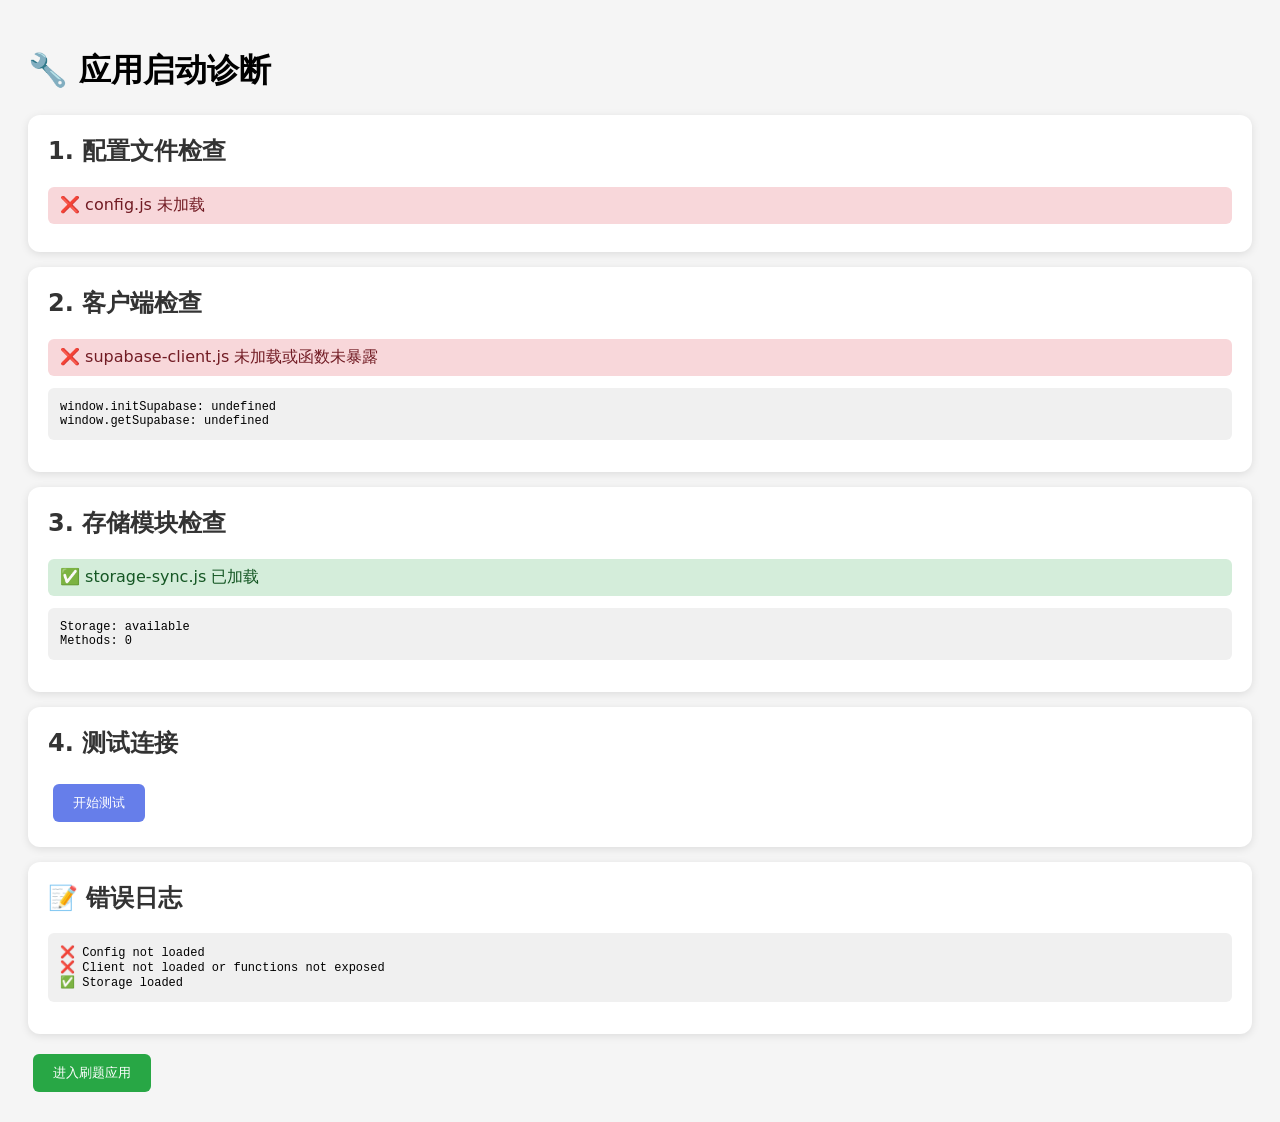
<file: diag.html>
<!DOCTYPE html>
<html lang="zh-CN">
<head>
    <meta charset="UTF-8">
    <meta name="viewport" content="width=device-width, initial-scale=1.0">
    <title>启动诊断</title>
    <style>
        body { font-family: system-ui; padding: 20px; background: #f5f5f5; }
        .card { background: #fff; padding: 20px; border-radius: 12px; margin-bottom: 15px; box-shadow: 0 2px 8px rgba(0,0,0,0.1); }
        .status { padding: 8px 12px; border-radius: 6px; margin: 8px 0; }
        .ok { background: #d4edda; color: #155724; }
        .err { background: #f8d7da; color: #721c24; }
        .warn { background: #fff3cd; color: #856404; }
        pre { background: #f0f0f0; padding: 12px; border-radius: 6px; overflow-x: auto; font-size: 12px; }
        h2 { margin-top: 0; color: #333; }
        button { padding: 10px 20px; background: #667eea; color: #fff; border: none; border-radius: 6px; cursor: pointer; margin: 5px; }
        button:hover { opacity: 0.9; }
    </style>
</head>
<body>
    <h1>🔧 应用启动诊断</h1>
    
    <div class="card">
        <h2>1. 配置文件检查</h2>
        <div id="config-check"></div>
    </div>
    
    <div class="card">
        <h2>2. 客户端检查</h2>
        <div id="client-check"></div>
    </div>
    
    <div class="card">
        <h2>3. 存储模块检查</h2>
        <div id="storage-check"></div>
    </div>
    
    <div class="card">
        <h2>4. 测试连接</h2>
        <button onclick="testConnection()">开始测试</button>
        <div id="test-result"></div>
    </div>
    
    <div class="card">
        <h2>📝 错误日志</h2>
        <pre id="logs">等待日志...</pre>
    </div>
    
    <button onclick="location.href='index-fixed.html'" style="background:#28a745;">进入刷题应用</button>
    
    <script>
        const logs = [];
        function log(msg) {
            logs.push(msg);
            document.getElementById('logs').textContent = logs.join('\n');
            console.log(msg);
        }
        
        // Check 1: Config
        (function() {
            const div = document.getElementById('config-check');
            if (typeof window.SUPABASE_CONFIG !== 'undefined') {
                if (window.SUPABASE_CONFIG.url && window.SUPABASE_CONFIG.key) {
                    div.innerHTML = '<div class="status ok">✅ config.js 已加载</div>' +
                        '<pre>URL: ' + window.SUPABASE_CONFIG.url + '\nKEY: ' + window.SUPABASE_CONFIG.key.substr(0, 30) + '...</pre>';
                    log('✅ Config loaded');
                } else {
                    div.innerHTML = '<div class="status err">❌ 配置值为空</div>';
                    log('❌ Config values empty');
                }
            } else {
                div.innerHTML = '<div class="status err">❌ config.js 未加载</div>';
                log('❌ Config not loaded');
            }
        })();
        
        // Check 2: Client
        (function() {
            const div = document.getElementById('client-check');
            if (typeof window.initSupabase === 'function') {
                div.innerHTML = '<div class="status ok">✅ supabase-client.js 已加载</div>' +
                    '<pre>initSupabase: available\ngetSupabase: ' + (typeof window.getSupabase) + '</pre>';
                log('✅ Client loaded');
            } else {
                div.innerHTML = '<div class="status err">❌ supabase-client.js 未加载或函数未暴露</div>' +
                    '<pre>window.initSupabase: ' + typeof window.initSupabase + '\nwindow.getSupabase: ' + typeof window.getSupabase + '</pre>';
                log('❌ Client not loaded or functions not exposed');
            }
        })();
        
        // Check 3: Storage
        (function() {
            const div = document.getElementById('storage-check');
            if (typeof window.Storage !== 'undefined') {
                div.innerHTML = '<div class="status ok">✅ storage-sync.js 已加载</div>' +
                    '<pre>Storage: available\nMethods: ' + Object.keys(window.Storage).length + '</pre>';
                log('✅ Storage loaded');
            } else {
                div.innerHTML = '<div class="status err">❌ storage-sync.js 未加载</div>';
                log('❌ Storage not loaded');
            }
        })();
        
        // Test connection
        async function testConnection() {
            const resultDiv = document.getElementById('test-result');
            resultDiv.innerHTML = '<div class="status warn">⏳ 测试中...</div>';
            
            try {
                if (!window.SUPABASE_CONFIG || !window.SUPABASE_CONFIG.url) {
                    throw new Error('配置未加载');
                }
                
                const client = window.initSupabase(window.SUPABASE_CONFIG.url, window.SUPABASE_CONFIG.key);
                if (!client) {
                    throw new Error('初始化失败');
                }
                
                log('✅ Supabase client initialized');
                
                const { data, error } = await client.query('users', { limit: 1 });
                
                if (error) {
                    throw error;
                }
                
                resultDiv.innerHTML = '<div class="status ok">✅ 连接成功！数据表正常</div>' +
                    '<pre>查询结果：' + (Array.isArray(data) ? data.length + ' 条记录' : '成功') + '</pre>';
                log('✅ Connection test passed');
                
            } catch (error) {
                resultDiv.innerHTML = '<div class="status err">❌ 测试失败</div>' +
                    '<pre>错误：' + error.message + '</pre>';
                log('❌ Test failed: ' + error.message);
            }
        }
    </script>
</body>
</html>
</file>
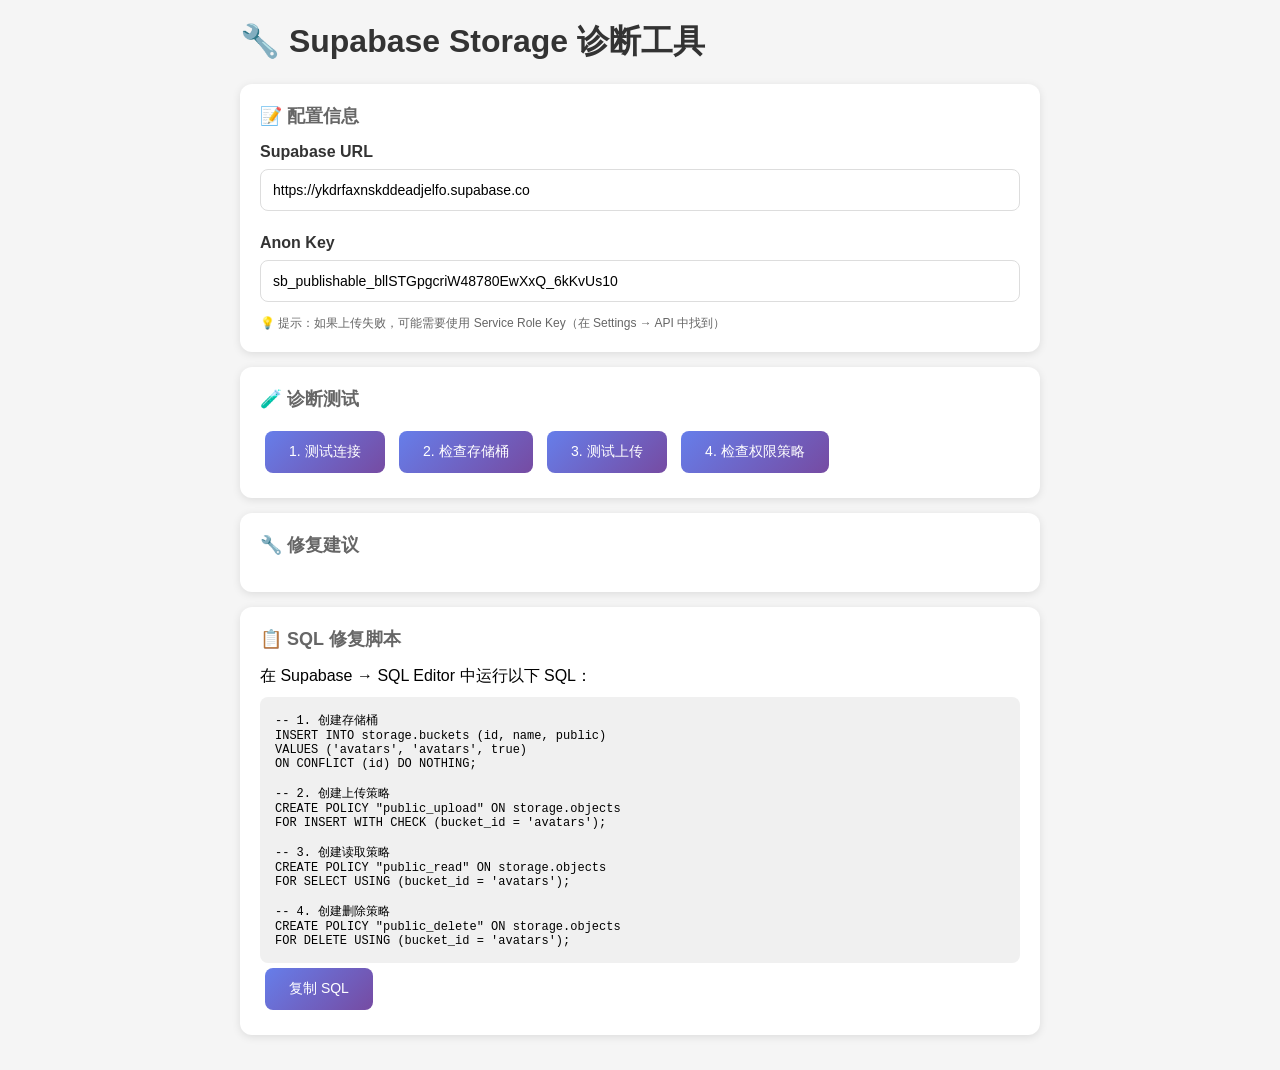
<file: diagnose.html>
<!DOCTYPE html>
<html lang="zh-CN">
<head>
    <meta charset="UTF-8">
    <meta http-equiv="Cache-Control" content="no-cache">
    <meta name="viewport" content="width=device-width, initial-scale=1.0">
    <title>Supabase Storage 诊断工具</title>
    <style>
        * { margin: 0; padding: 0; box-sizing: border-box; }
        body { font-family: -apple-system, BlinkMacSystemFont, 'Segoe UI', sans-serif; padding: 20px; background: #f5f5f5; }
        .container { max-width: 800px; margin: 0 auto; }
        .card { background: #fff; padding: 20px; border-radius: 12px; margin-bottom: 15px; box-shadow: 0 2px 8px rgba(0,0,0,0.1); }
        h1 { color: #333; margin-bottom: 20px; }
        h2 { color: #666; font-size: 18px; margin-bottom: 15px; }
        .status { padding: 10px 15px; border-radius: 8px; margin: 10px 0; }
        .ok { background: #d4edda; color: #155724; }
        .err { background: #f8d7da; color: #721c24; }
        .warn { background: #fff3cd; color: #856404; }
        pre { background: #f0f0f0; padding: 15px; border-radius: 8px; overflow-x: auto; font-size: 12px; white-space: pre-wrap; word-wrap: break-word; }
        button { padding: 12px 24px; background: linear-gradient(135deg, #667eea 0%, #764ba2 100%); color: #fff; border: none; border-radius: 8px; cursor: pointer; margin: 5px; font-size: 14px; }
        button:hover { opacity: 0.9; }
        button:disabled { opacity: 0.6; cursor: not-allowed; }
        input { width: 100%; padding: 12px; border: 1px solid #ddd; border-radius: 8px; font-size: 14px; margin: 8px 0; }
        label { font-weight: 600; color: #333; display: block; margin-top: 15px; }
        .hint { font-size: 12px; color: #666; margin-top: 5px; }
    </style>
</head>
<body>
    <div class="container">
        <h1>🔧 Supabase Storage 诊断工具</h1>
        
        <div class="card">
            <h2>📝 配置信息</h2>
            <label>Supabase URL</label>
            <input type="text" id="sb-url" value="https://ykdrfaxnskddeadjelfo.supabase.co" />
            
            <label>Anon Key</label>
            <input type="text" id="sb-key" value="sb_publishable_bllSTGpgcriW48780EwXxQ_6kKvUs10" />
            
            <div class="hint">💡 提示：如果上传失败，可能需要使用 Service Role Key（在 Settings → API 中找到）</div>
        </div>
        
        <div class="card">
            <h2>🧪 诊断测试</h2>
            <button onclick="testConnection()">1. 测试连接</button>
            <button onclick="testBucket()">2. 检查存储桶</button>
            <button onclick="testUpload()">3. 测试上传</button>
            <button onclick="testPolicies()">4. 检查权限策略</button>
            <div id="results"></div>
        </div>
        
        <div class="card">
            <h2>🔧 修复建议</h2>
            <div id="suggestions"></div>
        </div>
        
        <div class="card">
            <h2>📋 SQL 修复脚本</h2>
            <p style="margin-bottom: 10px;">在 Supabase → SQL Editor 中运行以下 SQL：</p>
            <pre id="sql-script">-- 1. 创建存储桶
INSERT INTO storage.buckets (id, name, public) 
VALUES ('avatars', 'avatars', true)
ON CONFLICT (id) DO NOTHING;

-- 2. 创建上传策略
CREATE POLICY "public_upload" ON storage.objects
FOR INSERT WITH CHECK (bucket_id = 'avatars');

-- 3. 创建读取策略
CREATE POLICY "public_read" ON storage.objects
FOR SELECT USING (bucket_id = 'avatars');

-- 4. 创建删除策略
CREATE POLICY "public_delete" ON storage.objects
FOR DELETE USING (bucket_id = 'avatars');</pre>
            <button onclick="copySQL()">复制 SQL</button>
        </div>
    </div>
    
    <script>
    const results = document.getElementById('results');
    const suggestions = document.getElementById('suggestions');
    
    function log(html, type = '') {
        const div = document.createElement('div');
        div.className = 'status ' + type;
        div.innerHTML = html;
        results.appendChild(div);
    }
    
    function getSuggestions(error) {
        let html = '';
        if (error.includes('Invalid Compact JWS') || error.includes('JWT')) {
            html = `
                <div class="status err">❌ JWT Token 验证失败</div>
                <div class="status warn">
                    <strong>解决方案：</strong><br>
                    1. 确认 Anon Key 正确（在 Settings → API 中复制）<br>
                    2. 检查存储桶是否为 Public<br>
                    3. 运行上面的 SQL 脚本创建权限策略
                </div>
            `;
        } else if (error.includes('not found') || error.includes('404')) {
            html = `
                <div class="status err">❌ 存储桶不存在</div>
                <div class="status warn">
                    <strong>解决方案：</strong><br>
                    1. 在 Storage 页面创建 avatars 存储桶<br>
                    2. 确保设置为 Public<br>
                    3. 运行上面的 SQL 脚本
                </div>
            `;
        } else if (error.includes('permission') || error.includes('403')) {
            html = `
                <div class="status err">❌ 权限不足</div>
                <div class="status warn">
                    <strong>解决方案：</strong><br>
                    1. 运行上面的 SQL 脚本创建策略<br>
                    2. 或临时使用 Service Role Key 测试
                </div>
            `;
        }
        suggestions.innerHTML = html;
    }
    
    async function testConnection() {
        log('⏳ 测试连接中...', 'warn');
        const url = document.getElementById('sb-url').value;
        const key = document.getElementById('sb-key').value;
        
        try {
            const res = await fetch(url + '/rest/v1/users?limit=1', {
                headers: {
                    'apikey': key,
                    'Authorization': 'Bearer ' + key
                }
            });
            
            if (res.ok) {
                log('✅ 连接成功！API 可用', 'ok');
                getSuggestions('');
            } else {
                const e = await res.json();
                log('❌ 连接失败：' + (e.message || res.status), 'err');
                getSuggestions(e.message || '');
            }
        } catch (e) {
            log('❌ 请求失败：' + e.message, 'err');
            getSuggestions(e.message);
        }
    }
    
    async function testBucket() {
        log('⏳ 检查存储桶...', 'warn');
        const url = document.getElementById('sb-url').value;
        const key = document.getElementById('sb-key').value;
        
        try {
            const res = await fetch(url + '/storage/v1/bucket/avatars', {
                headers: {
                    'apikey': key,
                    'Authorization': 'Bearer ' + key
                }
            });
            
            if (res.ok) {
                const data = await res.json();
                log('✅ 存储桶 avatars 存在，Public: ' + (data.public ? '是' : '否'), 'ok');
            } else {
                log('❌ 存储桶不存在或无权限', 'err');
                getSuggestions('Bucket not found');
            }
        } catch (e) {
            log('❌ 检查失败：' + e.message, 'err');
            getSuggestions(e.message);
        }
    }
    
    async function testUpload() {
        log('⏳ 测试上传...', 'warn');
        const url = document.getElementById('sb-url').value;
        const key = document.getElementById('sb-key').value;
        const fileName = 'test_' + Date.now() + '.txt';
        const testContent = 'Test upload from diagnostic tool';
        
        try {
            const formData = new FormData();
            formData.append('', new Blob([testContent], { type: 'text/plain' }));
            
            const res = await fetch(url + '/storage/v1/object/avatars/' + fileName, {
                method: 'POST',
                headers: {
                    'apikey': key,
                    'Authorization': 'Bearer ' + key,
                    'x-upsert': 'true'
                },
                body: formData
            });
            
            const data = await res.json();
            
            if (res.ok) {
                log('✅ 上传成功！文件：' + fileName, 'ok');
                log('📎 访问 URL: <a href="' + url + '/storage/v1/object/public/avatars/' + fileName + '" target="_blank">点击查看</a>', 'ok');
                getSuggestions('');
            } else {
                log('❌ 上传失败：' + (data.message || res.status), 'err');
                console.error('Upload error:', data);
                getSuggestions(data.message || '');
            }
        } catch (e) {
            log('❌ 请求失败：' + e.message, 'err');
            console.error('Upload error:', e);
            getSuggestions(e.message);
        }
    }
    
    async function testPolicies() {
        log('⏳ 检查权限策略...', 'warn');
        const url = document.getElementById('sb-url').value;
        const key = document.getElementById('sb-key').value;
        
        try {
            const res = await fetch(url + '/rest/v1/policies?select=policyname,tablename&tablename=eq.objects', {
                headers: {
                    'apikey': key,
                    'Authorization': 'Bearer ' + key
                }
            });
            
            if (res.ok) {
                const data = await res.json();
                log('✅ 找到 ' + data.length + ' 个策略', 'ok');
                log('<pre>' + JSON.stringify(data, null, 2) + '</pre>');
            } else {
                log('⚠️ 无法获取策略列表', 'warn');
            }
        } catch (e) {
            log('❌ 检查失败：' + e.message, 'err');
        }
    }
    
    function copySQL() {
        const sql = document.getElementById('sql-script').textContent;
        navigator.clipboard.writeText(sql).then(() => {
            alert('✅ SQL 已复制到剪贴板');
        });
    }
    </script>
</body>
</html>
</file>
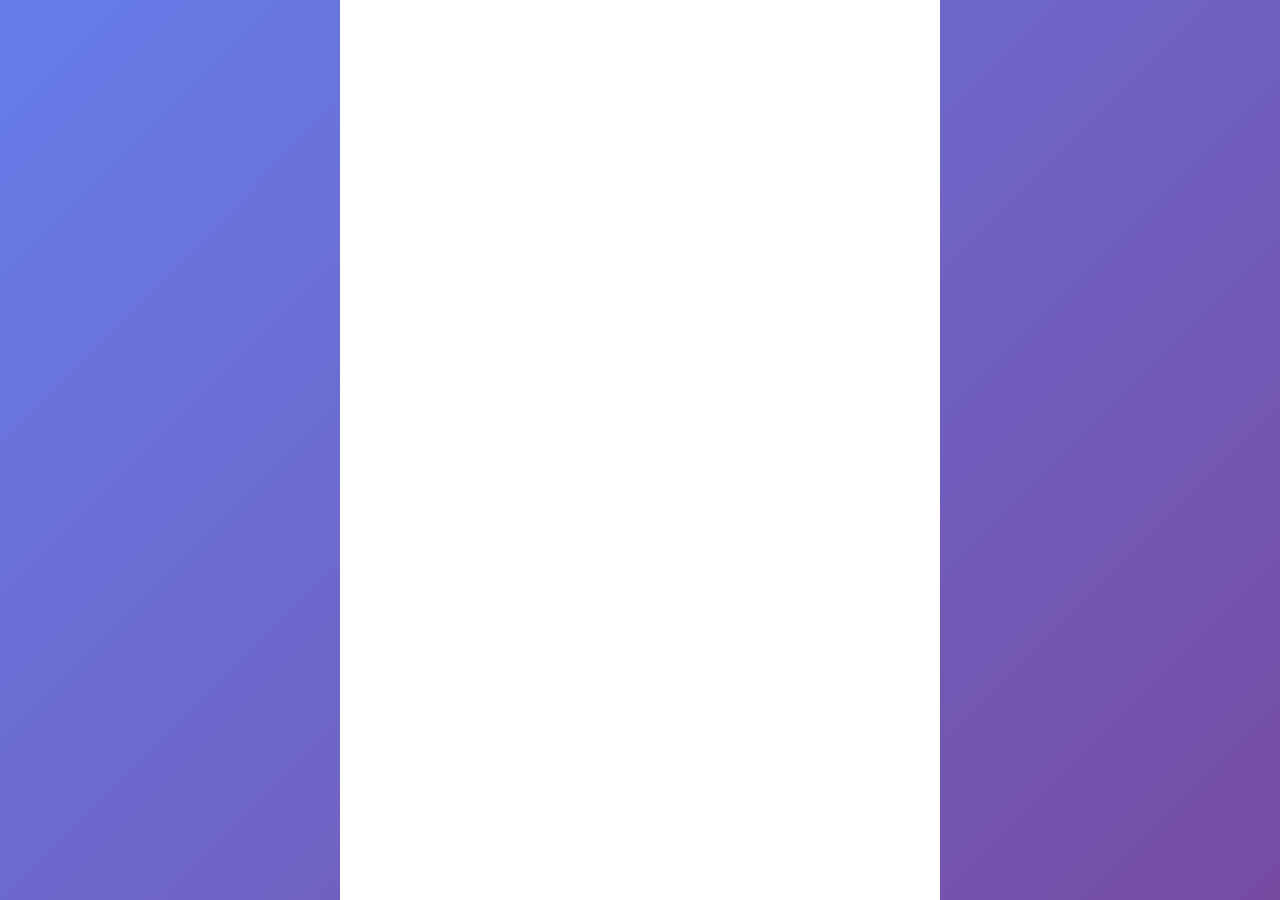
<file: index-cache-bust.html>
<!DOCTYPE html>
<html lang="zh-CN">
<head>
    <meta charset="UTF-8">
    <meta http-equiv="Cache-Control" content="no-cache, no-store, must-revalidate">
    <meta http-equiv="Pragma" content="no-cache">
    <meta http-equiv="Expires" content="0">
    <meta name="viewport" content="width=device-width, initial-scale=1.0">
    <title>刷题应用 - 强制刷新版</title>
    <link rel="stylesheet" href="css/style.css">
    <link rel="stylesheet" href="css/user.css">
    <style>
        #loading {
            position: fixed;
            top: 0;
            left: 0;
            right: 0;
            bottom: 0;
            background: linear-gradient(135deg, #667eea 0%, #764ba2 100%);
            display: flex;
            justify-content: center;
            align-items: center;
            z-index: 9999;
        }
        .loading-content {
            text-align: center;
            color: #fff;
        }
        .spinner {
            width: 50px;
            height: 50px;
            border: 4px solid rgba(255,255,255,0.3);
            border-top-color: #fff;
            border-radius: 50%;
            animation: spin 1s linear infinite;
            margin: 0 auto 20px;
        }
        @keyframes spin {
            to { transform: rotate(360deg); }
        }
    </style>
</head>
<body>
    <div id="loading">
        <div class="loading-content">
            <div class="spinner"></div>
            <div style="font-size: 18px; margin-bottom: 10px;">🚀 加载中...</div>
            <div id="status" style="font-size: 14px; opacity: 0.8;">正在初始化</div>
        </div>
    </div>

    <div id="app"></div>

    <!-- 按顺序加载脚本，带版本控制 -->
    <script src="config.js?t=3"></script>
    <script src="js/supabase-client.js?t=3"></script>
    <script src="js/storage-sync.js?t=3"></script>
    <script src="js/data.js?t=3"></script>
    <script src="js/grade7-lower.js?t=3"></script>
    <script src="js/app-new.js?t=3"></script>
    
    <script>
        // 页面加载完成后移除 loading
        window.addEventListener('load', () => {
            setTimeout(() => {
                const loading = document.getElementById('loading');
                if (loading) {
                    loading.style.transition = 'opacity 0.5s';
                    loading.style.opacity = '0';
                    setTimeout(() => loading.remove(), 500);
                }
            }, 500);
        });
    </script>
</body>
</html>
</file>
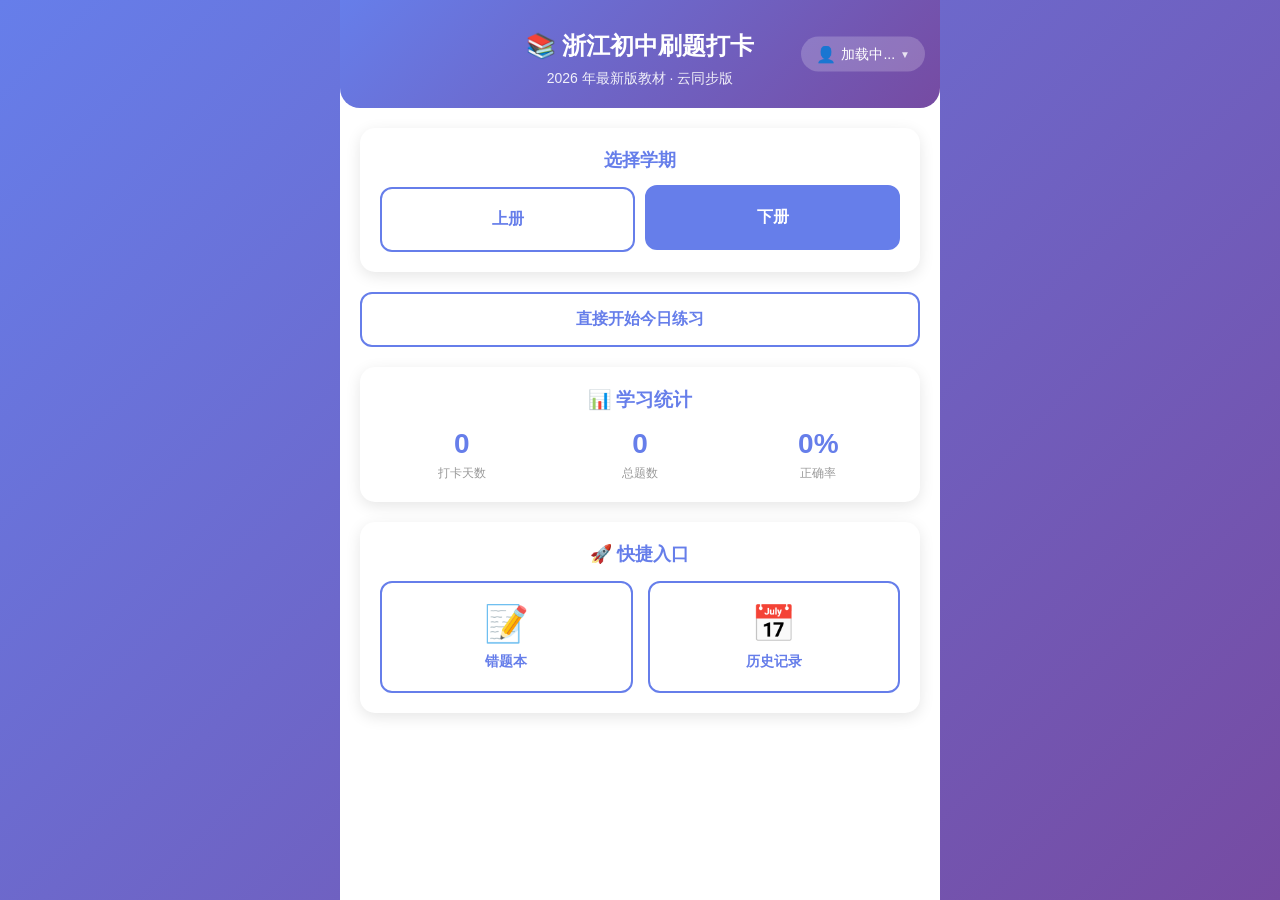
<file: index-fixed.html>
<!DOCTYPE html>
<html lang="zh-CN">
<head>
    <meta charset="UTF-8">
    <meta http-equiv="Cache-Control" content="no-cache, no-store, must-revalidate">
    <meta http-equiv="Pragma" content="no-cache">
    <meta http-equiv="Expires" content="0">
    <meta name="viewport" content="width=device-width, initial-scale=1.0, maximum-scale=1.0, user-scalable=no">
    <meta name="apple-mobile-web-app-capable" content="yes">
    <meta name="apple-mobile-web-app-status-bar-style" content="black-translucent">
    <title>浙江初中刷题打卡 - 云同步版</title>
    <link rel="stylesheet" href="css/style.css">
    <link rel="stylesheet" href="css/user.css">
    <style>
        #loading {
            position: fixed;
            top: 0; left: 0; right: 0; bottom: 0;
            background: linear-gradient(135deg, #667eea 0%, #764ba2 100%);
            display: flex;
            justify-content: center;
            align-items: center;
            z-index: 9999;
            transition: opacity 0.5s;
        }
        .loading-content { text-align: center; color: #fff; }
        .spinner {
            width: 50px; height: 50px;
            border: 4px solid rgba(255,255,255,0.3);
            border-top-color: #fff;
            border-radius: 50%;
            animation: spin 1s linear infinite;
            margin: 0 auto 20px;
        }
        @keyframes spin { to { transform: rotate(360deg); } }
    </style>
</head>
<body>
    <div id="loading">
        <div class="loading-content">
            <div class="spinner"></div>
            <div style="font-size:18px;margin-bottom:10px;">🚀 正在加载</div>
            <div id="load-status" style="font-size:14px;opacity:0.8;">初始化中...</div>
        </div>
    </div>

    <div id="app">
        <!-- 首页 -->
        <div id="home-page" class="page active">
            <div class="header">
                <div class="header-user">
                    <button class="user-switch-btn" onclick="app.showUserManager()">
                        <span class="user-icon">👤</span>
                        <span class="user-name" id="current-username">加载中...</span>
                        <span class="user-arrow">▼</span>
                    </button>
                </div>
                <h1>📚 浙江初中刷题打卡</h1>
                <p class="subtitle">2026 年最新版教材 · 云同步版</p>
            </div>
            
            <div class="grade-selector">
                <h2>选择学期</h2>
                <div class="semester-buttons">
                    <button class="semester-btn" data-semester="upper">上册</button>
                    <button class="semester-btn selected" data-semester="lower">下册</button>
                </div>
            </div>
            
            <div class="quick-start-btn" style="text-align:center;margin:20px 0;">
                <button class="grade-btn" style="width:100%;padding:15px;font-size:16px;" onclick="app.startPractice()">直接开始今日练习</button>
            </div>
            
            <div class="stats-preview" id="stats-preview">
                <h3>📊 学习统计</h3>
                <div class="stats-grid">
                    <div class="stat-item">
                        <div class="stat-value" id="stat-days">0</div>
                        <div class="stat-label">打卡天数</div>
                    </div>
                    <div class="stat-item">
                        <div class="stat-value" id="stat-total">0</div>
                        <div class="stat-label">总题数</div>
                    </div>
                    <div class="stat-item">
                        <div class="stat-value" id="stat-correct">0%</div>
                        <div class="stat-label">正确率</div>
                    </div>
                </div>
            </div>
            
            <div class="quick-access">
                <h2>🚀 快捷入口</h2>
                <div class="quick-buttons">
                    <button class="quick-btn" onclick="app.showPage('wrong')">
                        <span class="quick-icon">📝</span>
                        <span class="quick-text">错题本</span>
                    </button>
                    <button class="quick-btn" onclick="app.showPage('history')">
                        <span class="quick-icon">📅</span>
                        <span class="quick-text">历史记录</span>
                    </button>
                </div>
            </div>
        </div>

        <!-- 练习页面 -->
        <div id="practice-page" class="page">
            <div class="header">
                <button class="back-btn" onclick="app.showPage('home')">← 返回</button>
                <h1 id="practice-title">每日打卡</h1>
                <div class="progress-info">
                    <span id="question-counter">1/30</span>
                    <span id="timer">00:00</span>
                </div>
            </div>
            
            <div class="question-container">
                <div class="subject-tag" id="subject-tag">加载中...</div>
                <div class="question-text" id="question-text">加载中...</div>
                <div class="options" id="options-container"></div>
            </div>
            
            <div class="feedback" id="feedback" style="display:none;">
                <div class="feedback-icon" id="feedback-icon"></div>
                <div class="feedback-text" id="feedback-text"></div>
                <div class="explanation" id="explanation"></div>
                <button class="next-btn" onclick="app.nextQuestion()">下一题 →</button>
            </div>
            
            <button class="submit-btn" id="submit-btn" onclick="app.submitAnswer()">提交答案</button>
        </div>

        <!-- 完成页面 -->
        <div id="complete-page" class="page">
            <div class="header">
                <h1>🎉 打卡完成!</h1>
            </div>
            
            <div class="result-summary">
                <div class="score-circle">
                    <div class="score-value" id="final-score">0</div>
                    <div class="score-label">总分</div>
                </div>
                
                <div class="result-details">
                    <div class="result-row"><span>答对题数</span><span id="result-correct">0/30</span></div>
                    <div class="result-row"><span>正确率</span><span id="result-rate">0%</span></div>
                    <div class="result-row"><span>用时</span><span id="result-time">00:00</span></div>
                </div>
            </div>
            
            <div class="subject-breakdown" id="subject-breakdown"><h3>各科表现</h3></div>
            
            <div class="action-buttons">
                <button class="action-btn primary" onclick="app.showPage('home')">返回首页</button>
                <button class="action-btn" onclick="app.showWrongAnswers()">查看错题</button>
            </div>
        </div>

        <!-- 错题本 -->
        <div id="wrong-page" class="page">
            <div class="header">
                <button class="back-btn" onclick="app.showPage('home')">← 返回</button>
                <h1>📝 错题本</h1>
            </div>
            
            <div class="wrong-filters">
                <button class="filter-btn active" onclick="app.renderWrongList('all')">全部</button>
                <button class="filter-btn" onclick="app.renderWrongList('语文')">语文</button>
                <button class="filter-btn" onclick="app.renderWrongList('数学')">数学</button>
                <button class="filter-btn" onclick="app.renderWrongList('英语')">英语</button>
                <button class="filter-btn" onclick="app.renderWrongList('科学')">科学</button>
                <button class="filter-btn" onclick="app.renderWrongList('社会')">社会</button>
            </div>
            
            <div class="wrong-list" id="wrong-list"></div>
            <button class="clear-btn" onclick="app.clearWrongBook()" id="clear-wrong-btn" style="display:none;">清空错题本</button>
        </div>

        <!-- 历史记录 -->
        <div id="history-page" class="page">
            <div class="header">
                <button class="back-btn" onclick="app.showPage('home')">← 返回</button>
                <h1>📅 历史记录</h1>
            </div>
            <div class="history-list" id="history-list"></div>
        </div>

        <!-- 用户管理 -->
        <div id="user-manager-page" class="page">
            <div class="header">
                <button class="back-btn" onclick="app.showPage('home')">← 返回</button>
                <h1>👤 用户管理</h1>
            </div>
            
            <div class="user-manager">
                <div class="add-user-section">
                    <h3>➕ 新建用户</h3>
                    <div class="add-user-form">
                        <input type="text" id="new-username-input" placeholder="输入用户名" maxlength="10">
                        <button class="add-user-btn" onclick="app.addUser()">添加</button>
                    </div>
                </div>
                <div class="user-list-section">
                    <h3>👥 用户列表</h3>
                    <div class="user-list" id="user-list"></div>
                </div>
            </div>
        </div>
    </div>

    <!-- 脚本加载 -->
    <script src="config.js?t=4"></script>
    <script src="js/supabase-client.js?t=4"></script>
    <script src="js/storage-sync.js?t=4"></script>
    <script src="js/data.js?t=4"></script>
    <script src="js/grade7-lower.js?t=4"></script>
    <script src="js/app-new.js?t=4"></script>
    
    <script>
        window.addEventListener('load', function() {
            setTimeout(function() {
                var loading = document.getElementById('loading');
                if (loading) {
                    loading.style.opacity = '0';
                    setTimeout(function() { 
                        try { loading.remove(); } catch(e) {}
                    }, 500);
                }
            }, 300);
        });
    </script>
</body>
</html>
</file>
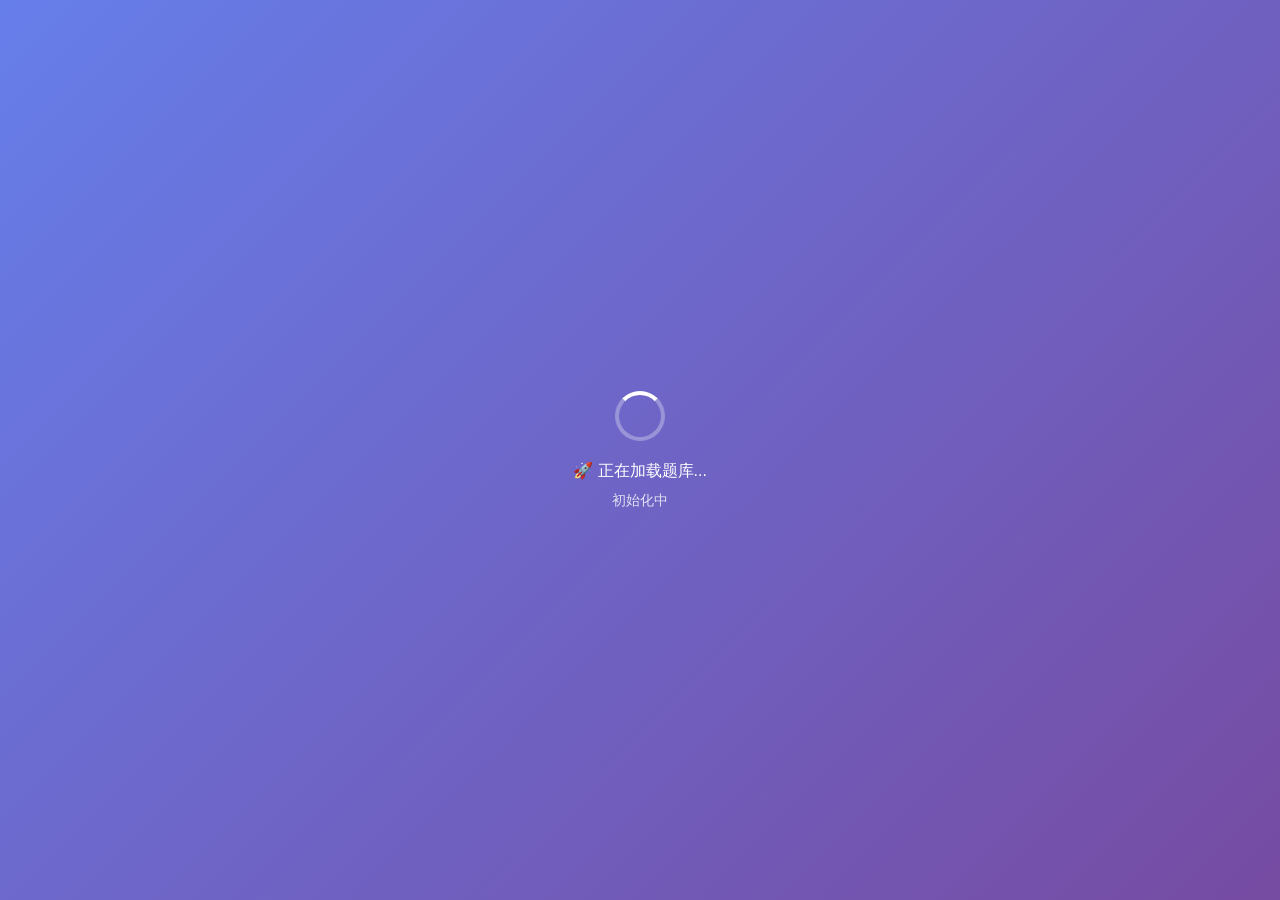
<file: index-full.html>
<!DOCTYPE html>
<html lang="zh-CN">
<head>
    <meta charset="UTF-8">
    <meta http-equiv="Cache-Control" content="no-cache">
    <meta name="viewport" content="width=device-width, initial-scale=1.0">
    <title>刷题打卡 - 完整版</title>
    <link rel="stylesheet" href="css/style.css">
    <link rel="stylesheet" href="css/user.css">
    <link rel="stylesheet" href="css/badge.css">
    <style>
    #loading { position:fixed;top:0;left:0;right:0;bottom:0;background:linear-gradient(135deg,#667eea 0%,#764ba2 100%);display:flex;justify-content:center;align-items:center;z-index:9999; }
    .loading-content { text-align:center;color:#fff; }
    .spinner { width:50px;height:50px;border:4px solid rgba(255,255,255,0.3);border-top-color:#fff;border-radius:50%;animation:spin 1s linear infinite;margin:0 auto 20px; }
    @keyframes spin { to { transform:rotate(360deg); } }
    .quick-count { position:absolute;top:8px;right:10px;background:linear-gradient(135deg,#ff6b6b,#ff8e53);color:#fff;font-size:11px;font-weight:600;padding:3px 8px;border-radius:10px;min-width:18px;text-align:center;box-shadow:0 2px 8px rgba(255,107,107,0.3); }
    </style>
</head>
<body>
    <div id="loading"><div class="loading-content"><div class="spinner"></div><div>🚀 正在加载题库...</div><div id="load-status" style="font-size:14px;opacity:0.8;margin-top:10px;">初始化中</div></div></div>

    <div id="app">
        <!-- 首页 -->
        <div id="home-page" class="page active">
            <div class="header">
                <div class="header-user">
                    <button class="user-switch-btn" onclick="showUserManager()">
                        <span class="user-icon">👤</span>
                        <span class="user-name" id="current-username">加载中...</span>
                        <span class="user-arrow">▼</span>
                    </button>
                </div>
                <h1>📚 浙江初中刷题打卡</h1>
                <p class="subtitle">云同步版</p>
            </div>
            
            <div class="grade-selector">
                <h2>选择学期</h2>
                <div class="semester-buttons">
                    <button class="semester-btn" data-sem="upper">上册</button>
                    <button class="semester-btn selected" data-sem="lower">下册</button>
                </div>
            </div>
            
            <div style="text-align:center;margin:20px 0;">
                <button class="grade-btn" style="width:100%;padding:15px;font-size:16px;" onclick="startPractice()">直接开始今日练习</button>
            </div>
            
            <div class="stats-preview">
                <h3>📊 学习统计</h3>
                <div class="stats-grid">
                    <div class="stat-item"><div class="stat-value" id="stat-days">0</div><div class="stat-label">打卡天数</div></div>
                    <div class="stat-item"><div class="stat-value" id="stat-total">0</div><div class="stat-label">总题数</div></div>
                    <div class="stat-item"><div class="stat-value" id="stat-correct">0%</div><div class="stat-label">正确率</div></div>
                </div>
            </div>
            
            <div class="quick-access">
                <h2>🚀 快捷入口</h2>
                <div class="quick-buttons">
                    <button class="quick-btn" onclick="showPage('wrong')">
                        <span class="quick-icon">📝</span>
                        <span class="quick-text">错题本</span>
                        <span class="quick-count" id="wrong-count" style="display:none;">0</span>
                    </button>
                    <button class="quick-btn" onclick="showPage('history')">
                        <span class="quick-icon">📅</span>
                        <span class="quick-text">历史记录</span>
                    </button>
                </div>
            </div>
        </div>

        <!-- 练习页 -->
        <div id="practice-page" class="page">
            <div class="header">
                <button class="back-btn" onclick="showPage('home')">← 返回</button>
                <h1 id="practice-title">每日打卡</h1>
                <div class="progress-info">
                    <span id="question-counter">1/30</span>
                    <span id="timer">00:00</span>
                </div>
            </div>
            <div class="question-container">
                <div class="subject-tag" id="subject-tag">语文</div>
                <div class="question-text" id="question-text">题目加载中...</div>
                <div class="options" id="options-container"></div>
            </div>
            <div class="feedback" id="feedback" style="display:none;">
                <div class="feedback-icon" id="feedback-icon"></div>
                <div class="feedback-text" id="feedback-text"></div>
                <div class="explanation" id="explanation"></div>
                <button class="next-btn" onclick="nextQuestion()">下一题 →</button>
            </div>
            <button class="submit-btn" id="submit-btn" onclick="submitAnswer()">提交答案</button>
        </div>

        <!-- 完成页 -->
        <div id="complete-page" class="page">
            <div class="header"><h1>🎉 打卡完成!</h1></div>
            <div class="result-summary">
                <div class="score-circle"><div class="score-value" id="final-score">0</div><div class="score-label">总分</div></div>
                <div class="result-details">
                    <div class="result-row"><span>答对题数</span><span id="result-correct">0/30</span></div>
                    <div class="result-row"><span>正确率</span><span id="result-rate">0%</span></div>
                    <div class="result-row"><span>用时</span><span id="result-time">00:00</span></div>
                </div>
            </div>
            <div class="subject-breakdown" id="subject-breakdown"><h3>各科表现</h3></div>
            <div class="action-buttons">
                <button class="action-btn primary" onclick="showPage('home')">返回首页</button>
                <button class="action-btn" onclick="showPage('wrong')">查看错题</button>
            </div>
        </div>

        <!-- 错题本 -->
        <div id="wrong-page" class="page">
            <div class="header">
                <button class="back-btn" onclick="showPage('home')">← 返回</button>
                <h1>📝 错题本</h1>
            </div>
            <div class="wrong-filters">
                <button class="filter-btn active" onclick="renderWrongList('all')">全部</button>
                <button class="filter-btn" onclick="renderWrongList('语文')">语文</button>
                <button class="filter-btn" onclick="renderWrongList('数学')">数学</button>
                <button class="filter-btn" onclick="renderWrongList('英语')">英语</button>
                <button class="filter-btn" onclick="renderWrongList('科学')">科学</button>
                <button class="filter-btn" onclick="renderWrongList('社会')">社会</button>
            </div>
            <div class="wrong-list" id="wrong-list"></div>
            <button class="clear-btn" onclick="clearWrongBook()" id="clear-wrong-btn" style="display:none;">清空错题本</button>
        </div>

        <!-- 历史记录 -->
        <div id="history-page" class="page">
            <div class="header">
                <button class="back-btn" onclick="showPage('home')">← 返回</button>
                <h1>📅 历史记录</h1>
            </div>
            <div class="history-list" id="history-list"></div>
        </div>

        <!-- 用户管理 -->
        <div id="user-page" class="page">
            <div class="header">
                <button class="back-btn" onclick="showPage('home')">← 返回</button>
                <h1>👤 用户管理</h1>
            </div>
            <div class="user-manager">
                <div class="add-user-section">
                    <h3>➕ 新建用户</h3>
                    <div class="add-user-form">
                        <input type="text" id="new-username" placeholder="输入用户名" maxlength="10">
                        <button class="add-user-btn" onclick="addUser()">添加</button>
                    </div>
                </div>
                <div class="user-list-section">
                    <h3>👥 用户列表</h3>
                    <div class="user-list" id="user-list"></div>
                </div>
            </div>
        </div>
    </div>

    <!-- 内联配置 -->
    <script>
        window.SUPABASE_CONFIG = {
            url: 'https://ykdrfaxnskddeadjelfo.supabase.co',
            key: 'sb_publishable_bllSTGpgcriW48780EwXxQ_6kKvUs10'
        };
        console.log('✅ Config loaded');
    </script>
    
    <!-- Supabase Client -->
    <script>
    (function(w){
        class Client {
            constructor(url,key) {
                this.url = url.replace(/\/$/,'');
                this.h = { 'apikey':key, 'Authorization':'Bearer '+key, 'Content-Type':'application/json' };
            }
            async q(t,o={}) {
                const p = new URLSearchParams();
                if(o.eq) Object.entries(o.eq).forEach(([k,v])=>p.append(k,'eq.'+v));
                p.append('select',o.select||'*');
                const r = await fetch(this.url+'/rest/v1/'+t+'?'+p,{headers:this.h});
                if(!r.ok) { const e=await r.json(); return {data:null,error:e}; }
                return {data:await r.json(),error:null};
            }
            async i(t,d) {
                const r = await fetch(this.url+'/rest/v1/'+t,{method:'POST',headers:{...this.h,'Prefer':'return=representation'},body:JSON.stringify(d)});
                if(!r.ok) { const e=await r.json(); return {data:null,error:e}; }
                return {data:await r.json(),error:null};
            }
            async d(t,id) {
                const r = await fetch(this.url+'/rest/v1/'+t+'?id=eq.'+id,{method:'DELETE',headers:this.h});
                return {data:r.ok,error:r.ok?null:{}};
            }
            async da(t,f) {
                const p = new URLSearchParams();
                Object.entries(f).forEach(([k,v])=>p.append(k,'eq.'+v));
                const r = await fetch(this.url+'/rest/v1/'+t+'?'+p,{method:'DELETE',headers:this.h});
                return {data:r.ok,error:r.ok?null:{}};
            }
            async u(t,id,d) {
                const r = await fetch(this.url+'/rest/v1/'+t+'?id=eq.'+id,{method:'PATCH',headers:this.h,body:JSON.stringify(d)});
                if(!r.ok) { const e=await r.json(); return {data:null,error:e}; }
                return {data:await r.json(),error:null};
            }
        }
        let c=null;
        w.initSupabase = (u,k) => { c=new Client(u,k); console.log('✅ Supabase client init'); return c; };
        w.getSupabase = () => c;
    })(window);
    </script>
    
    <!-- Storage -->
    <script>
    (function(w){
        w.Storage = {
            _c:null,
            async init() {
                this._c = w.initSupabase(w.SUPABASE_CONFIG.url, w.SUPABASE_CONFIG.key);
                console.log('✅ Storage init');
                return true;
            },
            getUid() { return sessionStorage.getItem('quiz_user'); },
            setUid(id) { sessionStorage.setItem('quiz_user',id); },
            async getUsers() { const r=await this._c.q('users',{order:{column:'created_at',ascending:false}}); return r.data||[]; },
            async createUser(n) {
                const id='u_'+Date.now();
                await this._c.i('users',{id,name:n,total_days:0,total_questions:0});
                this.setUid(id);
                return {id,name:n};
            },
            async deleteUser(id) {
                await this._c.da('practice_history',{user_id:id});
                await this._c.da('wrong_questions',{user_id:id});
                await this._c.d('users',id);
                if(this.getUid()===id) sessionStorage.removeItem('quiz_user');
            },
            async getStats() {
                const uid=this.getUid();
                if(!uid) return {totalDays:0,totalQuestions:0,totalCorrect:0,accuracy:0};
                const r=await this._c.q('practice_history',{eq:{user_id:uid}});
                const h=r.data||[];
                const tq=h.reduce((s,x)=>s+(x.total_questions||0),0);
                const tc=h.reduce((s,x)=>s+(x.correct_count||0),0);
                return {totalDays:new Set(h.map(x=>x.created_at?.split('T')[0])).size,totalQuestions:tq,totalCorrect:tc,accuracy:tq?Math.round(tc/tq*100):0};
            },
            async addHistory(r) {
                await this._c.i('practice_history',{id:'h_'+Date.now(),user_id:this.getUid(),...r});
            },
            async addWrong(q,ua) {
                const uid=this.getUid();
                const ex=await this._c.q('wrong_questions',{eq:{user_id:uid,question_id:q.id}});
                if(ex.data&&ex.data.length>0) return null;
                await this._c.i('wrong_questions',{id:'w_'+Date.now(),user_id:uid,question_id:q.id,question:q.question,options:q.options,answer:q.answer,user_answer:ua,explanation:q.explanation,subject:q.subject,knowledge_point:q.knowledgePoint||''});
            },
            async getWrongs() { const r=await this._c.q('wrong_questions',{eq:{user_id:this.getUid()},order:{column:'created_at',ascending:false}}); return r.data||[]; },
            async delWrong(id) { await this._c.d('wrong_questions',id); },
            async clearWrongs() { await this._c.da('wrong_questions',{user_id:this.getUid()}); },
            async getState() { const r=await this._c.q('practice_state',{eq:{user_id:this.getUid()}}); if(!r.data||r.data.length===0) return null; const s=r.data[0]; return {grade:s.grade,semester:s.semester,questions:s.questions,currentIndex:s.current_index,userAnswers:s.user_answers,elapsedSeconds:s.elapsed_seconds}; },
            async saveState(s) {
                const uid=this.getUid();
                const ex=await this._c.q('practice_state',{eq:{user_id:uid}});
                const d={id:'st_'+uid,user_id:uid,grade:s.selectedGrade,semester:s.selectedSemester,questions:s.currentQuestions,current_index:s.currentIndex,user_answers:s.userAnswers,elapsed_seconds:s.elapsedSeconds};
                if(ex.data&&ex.data.length>0) await this._c.u('practice_state','st_'+uid,d); else await this._c.i('practice_state',d);
            },
            async clearState() { await this._c.d('practice_state','st_'+this.getUid()); }
        };
    })(window);
    </script>
    
    <!-- 题库数据 -->
    <script src="js/data.js"></script>
    <script src="js/grade7-lower.js"></script>
    
    <!-- App Logic -->
    <script>
    const app = {
        state: { sem:'lower', questions:[], idx:0, answers:[], selected:null, timer:null, elapsed:0 },
        semesters: { upper:'上册', lower:'下册' },
        
        async init() {
            await Storage.init();
            await this.checkUser();
            this.bindEvents();
            await this.updateStats();
            await this.updateWrongCount();
            await this.checkResume();
            document.getElementById('loading').style.opacity='0';
            setTimeout(()=>document.getElementById('loading').remove(),500);
        },
        
        async checkUser() {
            const users = await Storage.getUsers();
            if(users.length===0) await Storage.createUser('默认用户');
            const uid = Storage.getUid();
            if(!uid || !users.find(u=>u.id===uid)) Storage.setUid(users[0].id);
            document.getElementById('current-username').textContent = users.find(u=>u.id===Storage.getUid())?.name || '未登录';
        },
        
        bindEvents() {
            document.querySelectorAll('.semester-btn').forEach(b=>{
                b.onclick=()=>{
                    document.querySelectorAll('.semester-btn').forEach(x=>x.classList.remove('selected'));
                    b.classList.add('selected');
                    app.state.sem = b.dataset.sem;
                };
            });
        },
        
        async updateStats() {
            const s = await Storage.getStats();
            document.getElementById('stat-days').textContent = s.totalDays;
            document.getElementById('stat-total').textContent = s.totalQuestions;
            document.getElementById('stat-correct').textContent = s.accuracy+'%';
        },
        
        async updateWrongCount() {
            const ws = await Storage.getWrongs();
            const badge = document.getElementById('wrong-count');
            if(badge) {
                badge.textContent = ws.length;
                badge.style.display = ws.length > 0 ? 'inline-block' : 'none';
            }
        },
        
        async checkResume() {
            const st = await Storage.getState();
            if(st&&st.questions&&st.questions.length>0 && confirm('继续未完成的练习？')) {
                app.state.questions=st.questions; app.state.idx=st.currentIndex; app.state.answers=st.userAnswers; app.state.elapsed=st.elapsedSeconds;
                showPage('practice'); startTimer(); renderQ();
            }
        },
        
        async startPractice() {
            const qs = getTodayQuestions(7, app.state.sem);
            if(!qs||qs.length===0) return alert('题库加载失败');
            app.state.questions=qs; app.state.idx=0; app.state.answers=[]; app.state.selected=null; app.state.elapsed=0;
            document.getElementById('practice-title').textContent = '七年级'+app.semesters[app.state.sem]+' 每日打卡';
            showPage('practice'); startTimer(); renderQ();
        },
        
        showPage(p) {
            document.querySelectorAll('.page').forEach(x=>x.classList.remove('active'));
            document.getElementById(p+'-page').classList.add('active');
            if(p==='wrong') renderWrongList('all');
            if(p==='history') renderHistory();
        }
    };
    
    let timer=null;
    function startTimer() {
        if(timer) clearInterval(timer);
        timer=setInterval(async ()=>{
            app.state.elapsed++;
            const m=Math.floor(app.state.elapsed/60).toString().padStart(2,'0');
            const s=(app.state.elapsed%60).toString().padStart(2,'0');
            document.getElementById('timer').textContent=m+':'+s;
            if(document.getElementById('practice-page').classList.contains('active')) await Storage.saveState(app.state);
        },1000);
    }
    
    function renderQ() {
        const q = app.state.questions[app.state.idx];
        if(!q) return;
        document.getElementById('question-counter').textContent=(app.state.idx+1)+'/'+app.state.questions.length;
        document.getElementById('subject-tag').textContent=q.subject;
        document.getElementById('subject-tag').className='subject-tag '+q.subject.toLowerCase();
        document.getElementById('question-text').textContent=q.question;
        document.getElementById('options-container').innerHTML=q.options.map((o,i)=>'<button class="option" data-idx="'+i+'" onclick="selectOpt('+i+')">'+String.fromCharCode(65+i)+'. '+o+'</button>').join('');
        document.getElementById('feedback').style.display='none';
        app.state.selected=null;
    }
    
    function selectOpt(i) {
        document.querySelectorAll('.option').forEach((b,idx)=>b.classList.toggle('selected',idx===i));
        app.state.selected=i;
    }
    
    async function submitAnswer() {
        if(app.state.selected===null) return alert('请选择答案');
        const q = app.state.questions[app.state.idx];
        const ok = app.state.selected===q.answer;
        app.state.answers.push({idx:app.state.idx,selected:app.state.selected,ok,subject:q.subject});
        if(!ok) { await Storage.addWrong(q,app.state.selected); app.updateWrongCount(); }
        
        const fb=document.getElementById('feedback'),ic=document.getElementById('feedback-icon'),tx=document.getElementById('feedback-text'),ex=document.getElementById('explanation');
        fb.style.display='block'; fb.className='feedback '+(ok?'correct':'wrong');
        ic.textContent=ok?'✅':'❌';
        tx.textContent=ok?'回答正确！':'正确答案: '+String.fromCharCode(65+q.answer);
        ex.textContent=q.explanation||'';
        
        if(app.state.idx>=app.state.questions.length-1) setTimeout(complete,1000);
    }
    
    function nextQuestion() {
        if(app.state.idx<app.state.questions.length-1) { app.state.idx++; renderQ(); } else complete();
    }
    
    async function complete() {
        clearInterval(timer);
        const okCount=app.state.answers.filter(a=>a.ok).length;
        const total=app.state.questions.length;
        const acc=Math.round(okCount/total*100);
        await Storage.addHistory({grade:7,semester:app.state.sem,totalQuestions:total,correctCount:okCount,accuracy:acc,duration:app.state.elapsed,subjectStats:{},questionIds:app.state.questions.map(q=>q.id)});
        await Storage.clearState();
        
        document.getElementById('final-score').textContent=acc;
        document.getElementById('result-correct').textContent=okCount+'/'+total;
        document.getElementById('result-rate').textContent=acc+'%';
        document.getElementById('result-time').textContent=Math.floor(app.state.elapsed/60).toString().padStart(2,'0')+':'+(app.state.elapsed%60).toString().padStart(2,'0');
        
        const sjs={}; app.state.questions.forEach((q,i)=>{ if(!sjs[q.subject])sjs[q.subject]={t:0,c:0}; sjs[q.subject].t++; if(app.state.answers[i]?.ok)sjs[q.subject].c++; });
        document.getElementById('subject-breakdown').innerHTML='<h3>各科表现</h3>'+Object.entries(sjs).map(([n,d])=>'<div class="subject-stat"><span class="subject-name">'+n+'</span><span class="subject-score">'+d.c+'/'+d.t+' ('+Math.round(d.c/d.t*100)+'%)</span></div>').join('');
        app.showPage('complete');
        app.updateStats();
    }
    
    async function renderWrongList(f) {
        const ws = await Storage.getWrongs();
        const filtered = f==='all'?ws:ws.filter(w=>w.subject===f);
        document.querySelectorAll('.filter-btn').forEach(b=>b.classList.toggle('active',b.textContent===(f==='all'?'全部':f)));
        const c=document.getElementById('wrong-list');
        if(filtered.length===0) { c.innerHTML='<div class="empty-tip">暂无错题</div>'; document.getElementById('clear-wrong-btn').style.display='none'; return; }
        c.innerHTML=filtered.map(w=>'<div class="wrong-item"><div class="wrong-header"><span class="wrong-subject '+w.subject.toLowerCase()+'">'+w.subject+'</span><button class="wrong-delete" onclick="delWrong(\''+w.id+'\')">删除</button></div><div class="wrong-question">'+w.question+'</div><div class="wrong-answer"><span>你的：'+String.fromCharCode(65+w.user_answer)+'</span><span>正确：'+String.fromCharCode(65+w.answer)+'</span></div><div class="wrong-explanation">'+(w.explanation||'')+'</div></div>').join('');
        document.getElementById('clear-wrong-btn').style.display='block';
        app.updateWrongCount();
    }
    
    async function delWrong(id) { await Storage.delWrong(id); renderWrongList('all'); app.updateWrongCount(); }
    async function clearWrongBook() { if(confirm('确定清空？')) { await Storage.clearWrongs(); renderWrongList('all'); app.updateWrongCount(); } }
    
    async function renderHistory() {
        const hs = await Storage.getStats();
        const r = await Storage._c.q('practice_history',{eq:{user_id:Storage.getUid()},order:{column:'created_at',ascending:false}});
        const c=document.getElementById('history-list');
        if(!r.data||r.data.length===0) { c.innerHTML='<div class="empty-tip">暂无记录</div>'; return; }
        c.innerHTML=r.data.map(h=>'<div class="history-item"><div class="history-header"><span>'+h.created_at.split('T')[0]+'</span><span>七年级'+(h.semester==='upper'?'上':'下')+'册</span></div><div class="history-stats"><span>'+h.total_questions+'题</span><span>'+h.correct_count+'对</span><span>'+h.accuracy+'%</span><span>'+Math.floor(h.duration/60)+'m'+(h.duration%60)+'s</span></div></div>').join('');
    }
    
    async function showUserManager() {
        app.showPage('user');
        const users = await Storage.getUsers();
        document.getElementById('user-list').innerHTML=users.map(u=>'<div class="user-item"><div class="user-info"><div class="user-avatar">👤</div><div class="user-details"><div class="user-name-text">'+u.name+'</div><div class="user-stats">'+(u.total_days||0)+'天·'+(u.total_questions||0)+'题</div></div></div><div class="user-actions">'+(u.id===Storage.getUid()?'<span class="user-current-badge">当前</span>':'<button class="user-btn switch" onclick="Storage.setUid(\''+u.id+'\');location.reload()">切换</button>')+'<button class="user-btn delete" onclick="Storage.deleteUser(\''+u.id+'\');location.reload()">删除</button></div></div>').join('');
    }
    
    async function addUser() {
        const input=document.getElementById('new-username');
        if(!input.value.trim()) return alert('输入用户名');
        await Storage.createUser(input.value.trim());
        input.value='';
        await app.checkUser();
        await app.updateStats();
        showUserManager();
    }
    
    function showPage(p) { app.showPage(p); }
    function startPractice() { app.startPractice(); }
    
    window.onload = ()=>app.init();
    </script>
</body>
</html>
</file>
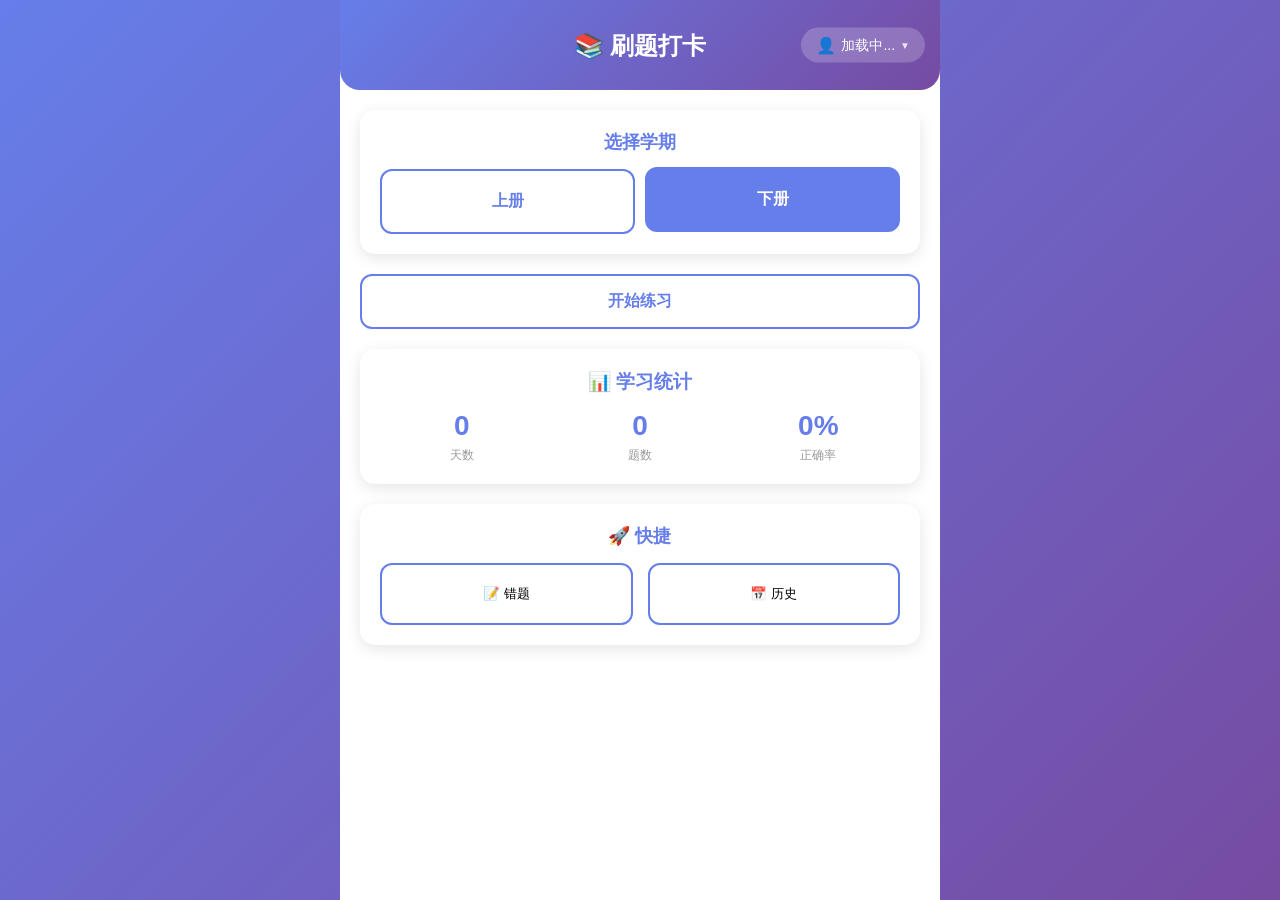
<file: test-app.html>
<!DOCTYPE html>
<html lang="zh-CN">
<head>
    <meta charset="UTF-8">
    <meta http-equiv="Cache-Control" content="no-cache">
    <meta name="viewport" content="width=device-width, initial-scale=1.0">
    <title>刷题应用 - 修复版</title>
    <link rel="stylesheet" href="css/style.css">
    <link rel="stylesheet" href="css/user.css">
</head>
<body>
    <div id="app">
        <div id="home-page" class="page active">
            <div class="header">
                <div class="header-user">
                    <button class="user-switch-btn" onclick="showUserManager()">
                        <span class="user-icon">👤</span>
                        <span class="user-name" id="current-username">加载中...</span>
                        <span class="user-arrow">▼</span>
                    </button>
                </div>
                <h1>📚 刷题打卡</h1>
            </div>
            
            <div class="grade-selector">
                <h2>选择学期</h2>
                <div class="semester-buttons">
                    <button class="semester-btn" data-sem="upper">上册</button>
                    <button class="semester-btn selected" data-sem="lower">下册</button>
                </div>
            </div>
            
            <div style="text-align:center;margin:20px 0;">
                <button class="grade-btn" style="width:100%;padding:15px;font-size:16px;" onclick="startPractice()">开始练习</button>
            </div>
            
            <div class="stats-preview">
                <h3>📊 学习统计</h3>
                <div class="stats-grid">
                    <div class="stat-item"><div class="stat-value" id="stat-days">0</div><div class="stat-label">天数</div></div>
                    <div class="stat-item"><div class="stat-value" id="stat-total">0</div><div class="stat-label">题数</div></div>
                    <div class="stat-item"><div class="stat-value" id="stat-correct">0%</div><div class="stat-label">正确率</div></div>
                </div>
            </div>
            
            <div class="quick-access">
                <h2>🚀 快捷</h2>
                <div class="quick-buttons">
                    <button class="quick-btn" onclick="location.href='#wrong'">📝 错题</button>
                    <button class="quick-btn" onclick="location.href='#history'">📅 历史</button>
                </div>
            </div>
        </div>
        
        <div id="user-page" class="page">
            <div class="header">
                <button class="back-btn" onclick="showPage('home')">← 返回</button>
                <h1>👤 用户管理</h1>
            </div>
            <div class="user-manager">
                <div class="add-user-section">
                    <h3>新建用户</h3>
                    <div class="add-user-form">
                        <input type="text" id="new-username" placeholder="用户名" maxlength="10">
                        <button class="add-user-btn" onclick="addUser()">添加</button>
                    </div>
                </div>
                <div class="user-list-section">
                    <h3>用户列表</h3>
                    <div class="user-list" id="user-list"></div>
                </div>
            </div>
        </div>
    </div>

    <!-- 内联配置 -->
    <script>
        window.SUPABASE_CONFIG = {
            url: 'https://ykdrfaxnskddeadjelfo.supabase.co',
            key: 'sb_publishable_bllSTGpgcriW48780EwXxQ_6kKvUs10'
        };
        console.log('✅ Config loaded inline');
    </script>
    
    <!-- Supabase Client -->
    <script>
    (function(window) {
        class SupabaseClient {
            constructor(url, key) {
                this.url = url.replace(/\/$/, '');
                this.headers = { 'apikey': key, 'Authorization': 'Bearer ' + key, 'Content-Type': 'application/json' };
            }
            async query(table, opts = {}) {
                const params = new URLSearchParams();
                if (opts.eq) Object.entries(opts.eq).forEach(([k,v]) => params.append(k, 'eq.' + v));
                params.append('select', opts.select || '*');
                const res = await fetch(this.url + '/rest/v1/' + table + '?' + params, { headers: this.headers });
                if (!res.ok) { const e = await res.json(); return { data: null, error: e }; }
                return { data: await res.json(), error: null };
            }
            async insert(table, data) {
                const res = await fetch(this.url + '/rest/v1/' + table, {
                    method: 'POST', headers: { ...this.headers, 'Prefer': 'return=representation' }, body: JSON.stringify(data)
                });
                if (!res.ok) { const e = await res.json(); return { data: null, error: e }; }
                return { data: await res.json(), error: null };
            }
            async delete(table, id) {
                const res = await fetch(this.url + '/rest/v1/' + table + '?id=eq.' + id, { method: 'DELETE', headers: this.headers });
                return { data: res.ok, error: res.ok ? null : {} };
            }
            async deleteAll(table, filters) {
                const params = new URLSearchParams();
                Object.entries(filters).forEach(([k,v]) => params.append(k, 'eq.' + v));
                const res = await fetch(this.url + '/rest/v1/' + table + '?' + params, { method: 'DELETE', headers: this.headers });
                return { data: res.ok, error: res.ok ? null : {} };
            }
        }
        
        let client = null;
        window.initSupabase = function(url, key) {
            client = new SupabaseClient(url, key);
            console.log('✅ Supabase client initialized');
            return client;
        };
        window.getSupabase = function() { return client; };
    })(window);
    console.log('✅ Supabase client loaded');
    </script>
    
    <!-- Storage -->
    <script>
    (function(window) {
        window.Storage = {
            _client: null,
            async init() {
                this._client = window.initSupabase(window.SUPABASE_CONFIG.url, window.SUPABASE_CONFIG.key);
                console.log('✅ Storage initialized');
                return true;
            },
            getCurrentUserId() { return sessionStorage.getItem('quiz_user'); },
            setCurrentUser(id) { sessionStorage.setItem('quiz_user', id); },
            async getUsers() { const r = await this._client.query('users'); return r.data || []; },
            async createUser(name) {
                const id = 'user_' + Date.now();
                await this._client.insert('users', { id, name, total_days: 0, total_questions: 0 });
                this.setCurrentUser(id);
                return { id, name };
            },
            async deleteUser(id) {
                await this._client.deleteAll('practice_history', { user_id: id });
                await this._client.deleteAll('wrong_questions', { user_id: id });
                await this._client.delete('users', id);
                if (this.getCurrentUserId() === id) sessionStorage.removeItem('quiz_user');
            },
            async getStats() {
                const uid = this.getCurrentUserId();
                if (!uid) return { totalDays: 0, totalQuestions: 0, totalCorrect: 0, accuracy: 0 };
                const r = await this._client.query('practice_history', { eq: { user_id: uid } });
                const h = r.data || [];
                const totalQuestions = h.reduce((s,x) => s + (x.total_questions||0), 0);
                const totalCorrect = h.reduce((s,x) => s + (x.correct_count||0), 0);
                return { totalDays: new Set(h.map(x=>x.created_at?.split('T')[0])).size, totalQuestions, totalCorrect, accuracy: totalQuestions ? Math.round(totalCorrect/totalQuestions*100) : 0 };
            },
            async addHistory(r) {
                const uid = this.getCurrentUserId();
                await this._client.insert('practice_history', { id: 'h_'+Date.now(), user_id: uid, ...r });
            },
            async addWrongQuestion(q, ans) {
                const uid = this.getCurrentUserId();
                await this._client.insert('wrong_questions', { id: 'w_'+Date.now(), user_id: uid, question_id: q.id, question: q.question, options: q.options, answer: q.answer, user_answer: ans, explanation: q.explanation, subject: q.subject });
            },
            async getWrongQuestions() { const r = await this._client.query('wrong_questions', { eq: { user_id: this.getCurrentUserId() } }); return r.data || []; },
            async removeWrongQuestion(id) { await this._client.delete('wrong_questions', id); },
            async clearWrongQuestions() { await this._client.deleteAll('wrong_questions', { user_id: this.getCurrentUserId() }); },
            async getPracticeState() { return null; },
            async savePracticeState() {},
            async clearPracticeState() {}
        };
        console.log('✅ Storage loaded');
    })(window);
    </script>
    
    <!-- App Logic -->
    <script>
    let currentSem = 'lower';
    let currentUserId = null;
    
    async function init() {
        await Storage.init();
        await checkUser();
        bindEvents();
        updateStats();
    }
    
    async function checkUser() {
        const users = await Storage.getUsers();
        if (users.length === 0) {
            await Storage.createUser('默认用户');
        }
        currentUserId = Storage.getCurrentUserId() || users[0]?.id;
        if (!currentUserId && users.length > 0) {
            currentUserId = users[0].id;
            Storage.setCurrentUser(currentUserId);
        }
        document.getElementById('current-username').textContent = '用户 ' + currentUserId?.substr(-4) || '未登录';
        console.log('✅ User checked:', currentUserId);
    }
    
    function bindEvents() {
        document.querySelectorAll('.semester-btn').forEach(btn => {
            btn.onclick = () => {
                document.querySelectorAll('.semester-btn').forEach(b => b.classList.remove('selected'));
                btn.classList.add('selected');
                currentSem = btn.dataset.sem;
            };
        });
    }
    
    async function updateStats() {
        const s = await Storage.getStats();
        document.getElementById('stat-days').textContent = s.totalDays;
        document.getElementById('stat-total').textContent = s.totalQuestions;
        document.getElementById('stat-correct').textContent = s.accuracy + '%';
    }
    
    function showPage(p) {
        document.querySelectorAll('.page').forEach(x => x.classList.remove('active'));
        document.getElementById(p + '-page').classList.add('active');
    }
    
    function showUserManager() { showPage('user'); renderUsers(); }
    
    async function renderUsers() {
        const users = await Storage.getUsers();
        document.getElementById('user-list').innerHTML = users.map(u => 
            '<div class="user-item">' + u.name + ' <button onclick="Storage.deleteUser(\''+u.id+'\').then(renderUsers).then(updateStats)">删除</button></div>'
        ).join('');
    }
    
    async function addUser() {
        const input = document.getElementById('new-username');
        if (!input.value) return alert('输入用户名');
        await Storage.createUser(input.value);
        input.value = '';
        await checkUser();
        await updateStats();
        renderUsers();
    }
    
    function startPractice() {
        alert('开始练习 - 学期：' + currentSem + '\n(完整功能需要题库数据)');
    }
    
    window.onload = init;
    </script>
</body>
</html>
</file>
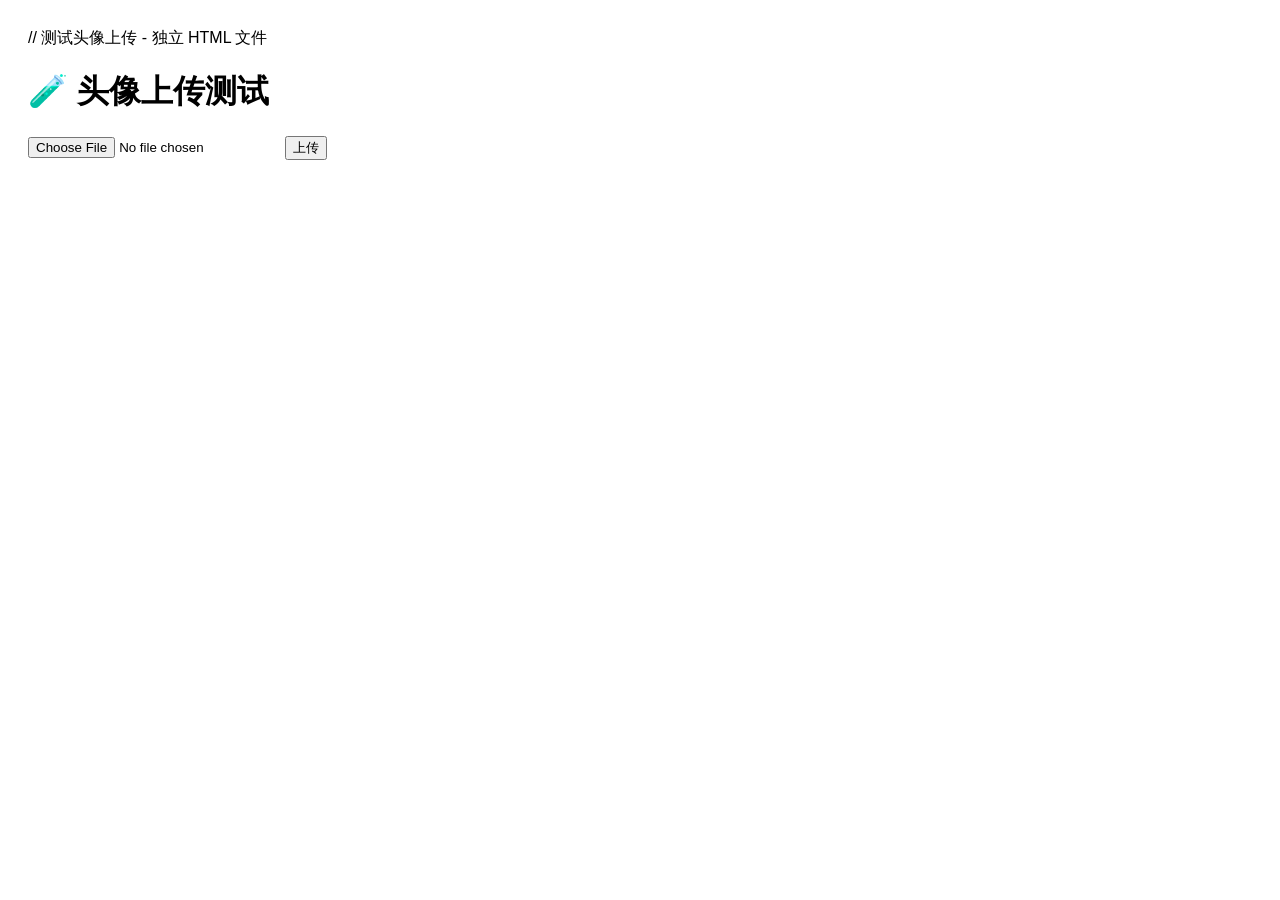
<file: test-upload.html>
// 测试头像上传 - 独立 HTML 文件
<!DOCTYPE html>
<html>
<head>
<meta charset="UTF-8">
<meta name="viewport" content="width=device-width, initial-scale=1.0">
<title>头像上传测试</title>
<style>
body { font-family: sans-serif; padding: 20px; }
.status { padding: 10px; margin: 10px 0; border-radius: 5px; }
.ok { background: #d4edda; color: #155724; }
.err { background: #f8d7da; color: #721c24; }
img { max-width: 200px; border-radius: 10px; margin-top: 10px; }
</style>
</head>
<body>
<h1>🧪 头像上传测试</h1>

<input type="file" id="file-input" accept="image/*" />
<button onclick="testUpload()">上传</button>

<div id="status"></div>
<div id="preview"></div>

<script>
const CONFIG = {
    url: 'https://ykdrfaxnskddeadjelfo.supabase.co',
    key: 'sb_publishable_bllSTGpgcriW48780EwXxQ_6kKvUs10'
};

async function testUpload() {
    const file = document.getElementById('file-input').files[0];
    if (!file) return alert('请选择文件');
    
    const status = document.getElementById('status');
    status.innerHTML = '<div class="status">⏳ 上传中...</div>';
    
    const fileName = 'test_' + Date.now() + '_' + file.name;
    const formData = new FormData();
    formData.append('', file);
    
    const uploadUrl = CONFIG.url + '/storage/v1/object/avatars/' + encodeURIComponent(fileName);
    console.log('📤 Uploading to:', uploadUrl);
    
    try {
        const res = await fetch(uploadUrl, {
            method: 'POST',
            headers: {
                'Authorization': 'Bearer ' + CONFIG.key
            },
            body: formData
        });
        
        console.log('Response status:', res.status);
        console.log('Response headers:', [...res.headers.entries()]);
        
        // 读取响应文本（不解析 JSON）
        const text = await res.text();
        console.log('Response body:', text);
        
        if (res.status === 200 || res.status === 201) {
            const publicUrl = CONFIG.url + '/storage/v1/object/public/avatars/' + encodeURIComponent(fileName);
            status.innerHTML = '<div class="status ok">✅ 上传成功！</div>' +
                '<p>访问 URL: <a href="' + publicUrl + '" target="_blank">' + publicUrl + '</a></p>' +
                '<img src="' + publicUrl + '" />';
        } else {
            status.innerHTML = '<div class="status err">❌ 上传失败：' + res.status + '</div>' +
                '<pre>' + text + '</pre>';
        }
    } catch (e) {
        console.error('Error:', e);
        status.innerHTML = '<div class="status err">❌ 错误：' + e.message + '</div>';
    }
}
</script>
</body>
</html>
</file>
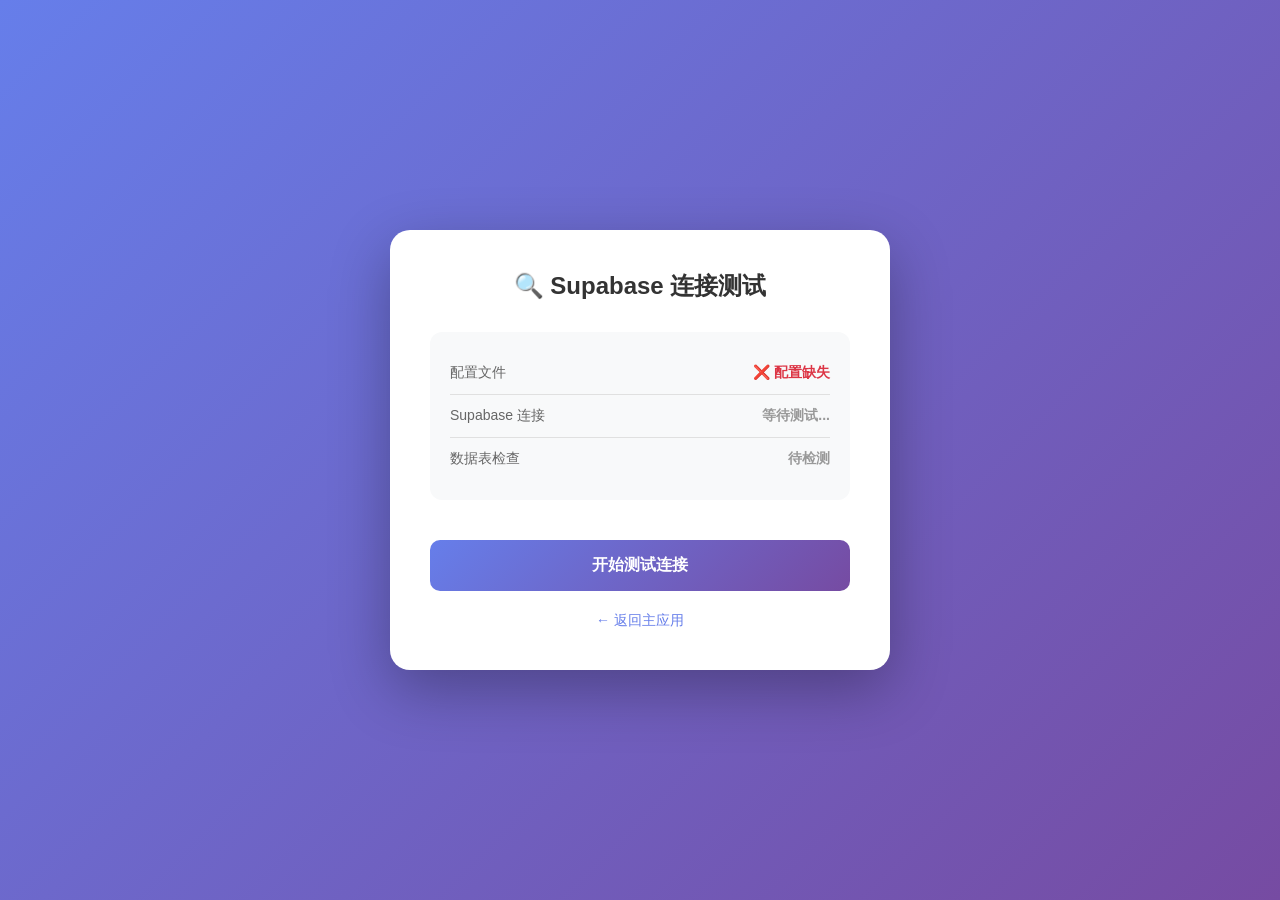
<file: test.html>
<!DOCTYPE html>
<html lang="zh-CN">
<head>
    <meta charset="UTF-8">
    <meta name="viewport" content="width=device-width, initial-scale=1.0">
    <title>Supabase 连接测试</title>
    <style>
        * { margin: 0; padding: 0; box-sizing: border-box; }
        body {
            font-family: -apple-system, BlinkMacSystemFont, 'Segoe UI', sans-serif;
            background: linear-gradient(135deg, #667eea 0%, #764ba2 100%);
            min-height: 100vh;
            display: flex;
            justify-content: center;
            align-items: center;
            padding: 20px;
        }
        .container {
            background: #fff;
            border-radius: 20px;
            padding: 40px;
            max-width: 500px;
            width: 100%;
            box-shadow: 0 20px 60px rgba(0,0,0,0.3);
        }
        h1 {
            text-align: center;
            color: #333;
            margin-bottom: 30px;
            font-size: 24px;
        }
        .status-card {
            background: #f8f9fa;
            border-radius: 12px;
            padding: 20px;
            margin-bottom: 20px;
        }
        .status-item {
            display: flex;
            justify-content: space-between;
            align-items: center;
            padding: 12px 0;
            border-bottom: 1px solid #e0e0e0;
        }
        .status-item:last-child { border-bottom: none; }
        .status-label { color: #666; font-size: 14px; }
        .status-value {
            font-weight: 600;
            font-size: 14px;
        }
        .status-pending { color: #999; }
        .status-success { color: #28a745; }
        .status-error { color: #dc3545; }
        .btn {
            width: 100%;
            padding: 15px;
            background: linear-gradient(135deg, #667eea 0%, #764ba2 100%);
            color: #fff;
            border: none;
            border-radius: 10px;
            font-size: 16px;
            font-weight: 600;
            cursor: pointer;
            margin-top: 20px;
        }
        .btn:hover { opacity: 0.9; }
        .btn:disabled {
            opacity: 0.6;
            cursor: not-allowed;
        }
        .result {
            margin-top: 20px;
            padding: 15px;
            border-radius: 10px;
            font-size: 14px;
            display: none;
        }
        .result.success {
            background: #d4edda;
            color: #155724;
            display: block;
        }
        .result.error {
            background: #f8d7da;
            color: #721c24;
            display: block;
        }
        .spinner {
            display: inline-block;
            width: 16px;
            height: 16px;
            border: 2px solid #667eea;
            border-top-color: transparent;
            border-radius: 50%;
            animation: spin 1s linear infinite;
            margin-right: 8px;
            vertical-align: middle;
        }
        @keyframes spin { to { transform: rotate(360deg); } }
        code {
            background: #f0f0f0;
            padding: 2px 6px;
            border-radius: 4px;
            font-family: monospace;
        }
    </style>
</head>
<body>
    <div class="container">
        <h1>🔍 Supabase 连接测试</h1>
        
        <div class="status-card">
            <div class="status-item">
                <span class="status-label">配置文件</span>
                <span class="status-value" id="config-status">检测中...</span>
            </div>
            <div class="status-item">
                <span class="status-label">Supabase 连接</span>
                <span class="status-value status-pending" id="connection-status">等待测试...</span>
            </div>
            <div class="status-item">
                <span class="status-label">数据表检查</span>
                <span class="status-value status-pending" id="tables-status">待检测</span>
            </div>
        </div>
        
        <button class="btn" onclick="testConnection()" id="test-btn">
            开始测试连接
        </button>
        
        <div class="result" id="result"></div>
        
        <div style="margin-top: 20px; text-align: center;">
            <a href="./" style="color: #667eea; text-decoration: none; font-size: 14px;">
                ← 返回主应用
            </a>
        </div>
    </div>

    <script src="config.js"></script>
    <script src="js/supabase-client.js"></script>
    
    <script>
        // Check configuration on load
        function checkConfig() {
            const statusEl = document.getElementById('config-status');
            
            if (typeof window.SUPABASE_CONFIG === 'undefined' || 
                !window.SUPABASE_CONFIG.url || 
                !window.SUPABASE_CONFIG.key) {
                statusEl.textContent = '❌ 配置缺失';
                statusEl.className = 'status-value status-error';
                return false;
            }
            
            statusEl.textContent = '✅ 已配置';
            statusEl.className = 'status-value status-success';
            return true;
        }
        
        // Test connection
        async function testConnection() {
            const btn = document.getElementById('test-btn');
            const resultEl = document.getElementById('result');
            const connStatus = document.getElementById('connection-status');
            const tablesStatus = document.getElementById('tables-status');
            
            btn.disabled = true;
            btn.innerHTML = '<span class="spinner"></span> 测试中...';
            resultEl.className = 'result';
            resultEl.textContent = '';
            
            // Remove old button if exists
            const oldBtn = document.getElementById('enter-btn');
            if (oldBtn) oldBtn.remove();
            
            try {
                // Step 1: Check config
                if (typeof window.SUPABASE_CONFIG === 'undefined') {
                    throw new Error('配置文件未加载');
                }
                
                // Step 2: Initialize client
                if (!window.initSupabase) {
                    throw new Error('Supabase client 未加载');
                }
                
                const client = window.initSupabase(window.SUPABASE_CONFIG.url, window.SUPABASE_CONFIG.key);
                if (!client) {
                    throw new Error('Supabase 初始化失败');
                }
                
                connStatus.innerHTML = '<span class="spinner"></span> 连接中...';
                
                // Step 3: Test query
                const response = await client.query('users', { limit: 1 });
                
                if (response.error) {
                    throw response.error;
                }
                
                // Success
                connStatus.textContent = '✅ 连接成功';
                connStatus.className = 'status-value status-success';
                
                const recordCount = Array.isArray(response.data) ? response.data.length : 0;
                tablesStatus.textContent = `✅ 表结构正常 (${recordCount} 条记录)`;
                tablesStatus.className = 'status-value status-success';
                
                resultEl.innerHTML = `
                    <strong>🎉 恭喜！测试通过！</strong><br><br>
                    Supabase 连接成功，数据表结构正常。<br>
                    现在可以开始使用刷题应用了。
                `;
                resultEl.className = 'result success';
                
                // Add enter app button
                const enterBtn = document.createElement('button');
                enterBtn.className = 'btn';
                enterBtn.id = 'enter-btn';
                enterBtn.style.marginTop = '10px';
                enterBtn.style.background = 'linear-gradient(135deg, #28a745 0%, #20c997 100%)';
                enterBtn.textContent = '🚀 进入刷题应用';
                enterBtn.onclick = () => {
                    window.location.href = './';
                };
                resultEl.after(enterBtn);
                
            } catch (error) {
                console.error('Test error:', error);
                
                connStatus.textContent = '❌ 连接失败';
                connStatus.className = 'status-value status-error';
                
                tablesStatus.textContent = '❌ 未检测';
                tablesStatus.className = 'status-value status-error';
                
                let errorMsg = error.message || 'Unknown error';
                let solution = '';
                
                if (errorMsg.includes('fetch') || errorMsg.includes('network')) {
                    solution = '请检查网络连接，确认 URL 格式正确（以 https:// 开头，.supabase.co 结尾）';
                } else if (errorMsg.includes('does not exist') || errorMsg.includes('undefined')) {
                    solution = '<strong>数据表未创建！</strong>请在 Supabase 的 SQL Editor 中运行建表脚本';
                } else if (errorMsg.includes('row-level') || errorMsg.includes('permission')) {
                    solution = '权限错误，请在 SQL Editor 中运行：<code>ALTER TABLE users DISABLE ROW LEVEL SECURITY;</code>';
                } else if (errorMsg.includes('加载') || errorMsg.includes('初始化')) {
                    solution = '请确保 config.js、supabase-client.js、storage-sync.js 文件都存在';
                }
                
                resultEl.innerHTML = `
                    <strong>❌ 连接失败</strong><br><br>
                    <strong>错误信息：</strong>${errorMsg}<br><br>
                    ${solution ? '<strong>解决方案：</strong><br>' + solution + '<br><br>' : ''}
                    <strong>排查清单：</strong><br>
                    1. ✓ config.js 已配置（当前值：<code>${window.SUPABASE_CONFIG ? window.SUPABASE_CONFIG.url : '未配置'}</code>）<br>
                    2. ✓ Supabase 数据表已创建<br>
                    3. ✓ 网络连接正常<br>
                    4. ✓ 查看浏览器控制台(F12)获取详细错误
                `;
                resultEl.className = 'result error';
                
            } finally {
                btn.disabled = false;
                btn.textContent = '重新测试';
            }
        }
        
        // Auto check on load
        window.onload = checkConfig;
    </script>
</body>
</html>
</file>
<file: css/style.css>
/* 基础样式 */
* {
    margin: 0;
    padding: 0;
    box-sizing: border-box;
}

body {
    font-family: -apple-system, BlinkMacSystemFont, 'Segoe UI', Roboto, 'Helvetica Neue', Arial, sans-serif;
    background: linear-gradient(135deg, #667eea 0%, #764ba2 100%);
    min-height: 100vh;
    color: #333;
}

#app {
    max-width: 600px;
    margin: 0 auto;
    min-height: 100vh;
    background: #fff;
}

/* 页面切换 */
.page {
    display: none;
    padding: 20px;
    min-height: 100vh;
}

.page.active {
    display: block;
}

/* 头部 */
.header {
    text-align: center;
    padding: 20px 0;
    background: linear-gradient(135deg, #667eea 0%, #764ba2 100%);
    color: white;
    margin: -20px -20px 20px -20px;
    padding: 30px 20px 20px;
    border-radius: 0 0 20px 20px;
    position: relative;
}

.header h1 {
    font-size: 24px;
    margin-bottom: 8px;
}

.subtitle {
    opacity: 0.9;
    font-size: 14px;
}

.back-btn {
    position: absolute;
    left: 15px;
    top: 50%;
    transform: translateY(-50%);
    background: rgba(255,255,255,0.2);
    border: none;
    color: white;
    padding: 8px 15px;
    border-radius: 20px;
    cursor: pointer;
    font-size: 14px;
}

.progress-info {
    position: absolute;
    right: 15px;
    top: 50%;
    transform: translateY(-50%);
    display: flex;
    gap: 15px;
    font-size: 14px;
    opacity: 0.9;
}

/* 年级选择 */
.grade-selector, .semester-selector {
    background: white;
    border-radius: 15px;
    padding: 20px;
    margin-bottom: 20px;
    box-shadow: 0 4px 15px rgba(0,0,0,0.1);
}

.grade-selector h2, .semester-selector h2 {
    text-align: center;
    margin-bottom: 15px;
    color: #667eea;
    font-size: 18px;
}

.grade-buttons, .semester-buttons {
    display: flex;
    gap: 10px;
    justify-content: center;
}

.grade-btn, .semester-btn {
    flex: 1;
    padding: 20px;
    border: 2px solid #667eea;
    background: white;
    color: #667eea;
    border-radius: 12px;
    font-size: 16px;
    font-weight: bold;
    cursor: pointer;
    transition: all 0.3s;
}

.grade-btn:hover, .semester-btn:hover,
.grade-btn.selected, .semester-btn.selected {
    background: #667eea;
    color: white;
    transform: translateY(-2px);
}

/* 统计预览 */
.stats-preview {
    background: white;
    border-radius: 15px;
    padding: 20px;
    box-shadow: 0 4px 15px rgba(0,0,0,0.1);
}

.stats-preview h3 {
    text-align: center;
    margin-bottom: 15px;
    color: #667eea;
}

.stats-grid {
    display: grid;
    grid-template-columns: repeat(3, 1fr);
    gap: 15px;
}

.stat-item {
    text-align: center;
}

.stat-value {
    font-size: 28px;
    font-weight: bold;
    color: #667eea;
}

.stat-label {
    font-size: 12px;
    color: #999;
    margin-top: 5px;
}

/* 题目容器 */
.question-container {
    background: white;
    border-radius: 15px;
    padding: 25px;
    box-shadow: 0 4px 15px rgba(0,0,0,0.1);
    margin-bottom: 20px;
}

.subject-tag {
    display: inline-block;
    background: linear-gradient(135deg, #667eea 0%, #764ba2 100%);
    color: white;
    padding: 5px 15px;
    border-radius: 20px;
    font-size: 12px;
    font-weight: bold;
    margin-bottom: 15px;
}

.question-text {
    font-size: 18px;
    line-height: 1.6;
    margin-bottom: 20px;
    color: #333;
}

/* 选项 */
.options {
    display: flex;
    flex-direction: column;
    gap: 12px;
}

.option {
    padding: 15px 20px;
    border: 2px solid #e0e0e0;
    border-radius: 12px;
    cursor: pointer;
    transition: all 0.3s;
    font-size: 16px;
    background: white;
}

.option:hover {
    border-color: #667eea;
    background: #f8f9ff;
}

.option.selected {
    border-color: #667eea;
    background: #667eea;
    color: white;
}

.option.correct {
    border-color: #4CAF50;
    background: #4CAF50;
    color: white;
}

.option.wrong {
    border-color: #f44336;
    background: #f44336;
    color: white;
}

/* 提交按钮 */
.submit-btn {
    width: 100%;
    padding: 18px;
    background: linear-gradient(135deg, #667eea 0%, #764ba2 100%);
    color: white;
    border: none;
    border-radius: 12px;
    font-size: 18px;
    font-weight: bold;
    cursor: pointer;
    transition: transform 0.3s;
}

.submit-btn:hover {
    transform: translateY(-2px);
}

.submit-btn:disabled {
    opacity: 0.5;
    cursor: not-allowed;
}

/* 反馈区域 */
.feedback {
    background: white;
    border-radius: 15px;
    padding: 25px;
    box-shadow: 0 4px 15px rgba(0,0,0,0.1);
    text-align: center;
}

.feedback-icon {
    font-size: 48px;
    margin-bottom: 10px;
}

.feedback-text {
    font-size: 20px;
    font-weight: bold;
    margin-bottom: 15px;
}

.feedback-text.correct {
    color: #4CAF50;
}

.feedback-text.wrong {
    color: #f44336;
}

.explanation {
    background: #f8f9ff;
    padding: 15px;
    border-radius: 10px;
    text-align: left;
    margin-bottom: 20px;
    line-height: 1.6;
    border-left: 4px solid #667eea;
}

.next-btn {
    width: 100%;
    padding: 15px;
    background: linear-gradient(135deg, #667eea 0%, #764ba2 100%);
    color: white;
    border: none;
    border-radius: 12px;
    font-size: 16px;
    font-weight: bold;
    cursor: pointer;
}

/* 完成页面 */
.result-summary {
    background: white;
    border-radius: 15px;
    padding: 30px;
    box-shadow: 0 4px 15px rgba(0,0,0,0.1);
    text-align: center;
    margin-bottom: 20px;
}

.score-circle {
    width: 120px;
    height: 120px;
    border-radius: 50%;
    background: linear-gradient(135deg, #667eea 0%, #764ba2 100%);
    color: white;
    display: flex;
    flex-direction: column;
    justify-content: center;
    align-items: center;
    margin: 0 auto 20px;
}

.score-value {
    font-size: 36px;
    font-weight: bold;
}

.score-label {
    font-size: 12px;
    opacity: 0.9;
}

.result-details {
    margin-top: 20px;
}

.result-row {
    display: flex;
    justify-content: space-between;
    padding: 12px 0;
    border-bottom: 1px solid #eee;
    font-size: 16px;
}

.result-row:last-child {
    border-bottom: none;
}

/* 各科表现 */
.subject-breakdown {
    background: white;
    border-radius: 15px;
    padding: 20px;
    box-shadow: 0 4px 15px rgba(0,0,0,0.1);
    margin-bottom: 20px;
}

.subject-breakdown h3 {
    margin-bottom: 15px;
    color: #667eea;
}

.subject-row {
    display: flex;
    justify-content: space-between;
    align-items: center;
    padding: 10px 0;
}

.subject-name {
    font-weight: bold;
}

.subject-score {
    color: #667eea;
    font-weight: bold;
}

/* 操作按钮 */
.action-buttons {
    display: flex;
    flex-direction: column;
    gap: 10px;
}

.action-btn {
    padding: 15px;
    border: none;
    border-radius: 12px;
    font-size: 16px;
    font-weight: bold;
    cursor: pointer;
    transition: transform 0.3s;
}

.action-btn.primary {
    background: linear-gradient(135deg, #667eea 0%, #764ba2 100%);
    color: white;
}

.action-btn {
    background: white;
    color: #667eea;
    border: 2px solid #667eea;
}

.action-btn:hover {
    transform: translateY(-2px);
}

/* 错题本 */
.wrong-filters {
    display: flex;
    gap: 8px;
    margin-bottom: 15px;
    flex-wrap: wrap;
}

.filter-btn {
    padding: 8px 15px;
    border: 2px solid #667eea;
    background: white;
    color: #667eea;
    border-radius: 20px;
    font-size: 13px;
    cursor: pointer;
    transition: all 0.3s;
}

.filter-btn.active {
    background: #667eea;
    color: white;
}

.wrong-list {
    background: white;
    border-radius: 15px;
    padding: 15px;
    box-shadow: 0 4px 15px rgba(0,0,0,0.1);
    margin-bottom: 20px;
}

.wrong-item {
    padding: 15px;
    border-bottom: 1px solid #eee;
}

.wrong-item:last-child {
    border-bottom: none;
}

.wrong-subject {
    font-size: 12px;
    color: #667eea;
    font-weight: bold;
    margin-bottom: 8px;
}

.wrong-question {
    font-size: 14px;
    margin-bottom: 10px;
    line-height: 1.5;
}

.wrong-answer {
    font-size: 13px;
    color: #666;
}

.wrong-answer span {
    font-weight: bold;
    color: #f44336;
}

.clear-btn {
    width: 100%;
    padding: 15px;
    background: #f44336;
    color: white;
    border: none;
    border-radius: 12px;
    font-size: 16px;
    cursor: pointer;
}

/* 历史记录 */
.history-list {
    background: white;
    border-radius: 15px;
    padding: 15px;
    box-shadow: 0 4px 15px rgba(0,0,0,0.1);
}

.history-item {
    padding: 15px;
    border-bottom: 1px solid #eee;
    display: flex;
    justify-content: space-between;
    align-items: center;
}

.history-item:last-child {
    border-bottom: none;
}

.history-date {
    font-size: 14px;
    color: #666;
}

.history-score {
    font-weight: bold;
    color: #667eea;
    font-size: 18px;
}

/* 导航菜单 */
.nav-menu {
    display: flex;
    justify-content: space-around;
    background: white;
    padding: 10px 0;
    position: fixed;
    bottom: 0;
    left: 50%;
    transform: translateX(-50%);
    width: 100%;
    max-width: 600px;
    border-top: 1px solid #eee;
}

.nav-item {
    text-align: center;
    color: #999;
    font-size: 12px;
    cursor: pointer;
    padding: 5px 15px;
}

.nav-item.active {
    color: #667eea;
}

.nav-icon {
    font-size: 20px;
    display: block;
    margin-bottom: 3px;
}

/* 快捷入口 */
.quick-access {
    background: white;
    border-radius: 15px;
    padding: 20px;
    margin-top: 20px;
    box-shadow: 0 4px 15px rgba(0,0,0,0.1);
}

.quick-access h2 {
    text-align: center;
    margin-bottom: 15px;
    color: #667eea;
    font-size: 18px;
}

.quick-buttons {
    display: flex;
    gap: 15px;
}

.quick-btn {
    flex: 1;
    display: flex;
    flex-direction: column;
    align-items: center;
    padding: 20px 15px;
    border: 2px solid #667eea;
    background: white;
    border-radius: 12px;
    cursor: pointer;
    transition: all 0.3s;
    position: relative;
}

.quick-btn:hover {
    background: linear-gradient(135deg, #667eea 0%, #764ba2 100%);
    border-color: transparent;
    transform: translateY(-3px);
}

.quick-btn:hover .quick-text {
    color: white;
}

.quick-btn:hover .quick-count {
    background: white;
    color: #667eea;
}

.quick-icon {
    font-size: 36px;
    margin-bottom: 8px;
}

.quick-text {
    font-size: 14px;
    color: #667eea;
    font-weight: bold;
    transition: color 0.3s;
}

.quick-count {
    position: absolute;
    top: -8px;
    right: -8px;
    background: #f44336;
    color: white;
    font-size: 12px;
    font-weight: bold;
    padding: 4px 10px;
    border-radius: 20px;
    min-width: 24px;
    text-align: center;
}

.quick-count:empty,
.quick-count[data-count="0"] {
    display: none;
}

/* 响应式 */
@media (max-width: 480px) {
    .grade-btn, .semester-btn {
        padding: 15px 10px;
        font-size: 14px;
    }

    .question-text {
        font-size: 16px;
    }

    .header h1 {
        font-size: 20px;
    }
}

/* 预览选择器页面 */
.preview-selector {
    background: white;
    border-radius: 15px;
    padding: 20px;
    box-shadow: 0 4px 15px rgba(0,0,0,0.1);
}

.preview-form {
    display: flex;
    flex-direction: column;
    gap: 20px;
}

.preview-form .form-group {
    display: flex;
    flex-direction: column;
    gap: 10px;
}

.preview-form label {
    font-size: 14px;
    color: #666;
    font-weight: 500;
}

.preview-grade-btn, .preview-semester-btn, .preview-days-btn {
    flex: 1;
    padding: 15px 20px;
    border: 2px solid #667eea;
    background: white;
    color: #667eea;
    border-radius: 12px;
    font-size: 16px;
    font-weight: bold;
    cursor: pointer;
    transition: all 0.3s;
}

.preview-grade-btn.selected, .preview-semester-btn.selected, .preview-days-btn.active {
    background: #667eea;
    color: white;
    transform: translateY(-2px);
}

.preview-days-buttons {
    display: flex;
    gap: 10px;
}

/* 预览按钮 - 渐变漂亮样式 */
.preview-generate-btn {
    margin-top: 20px;
    width: 100%;
    padding: 16px;
    background: linear-gradient(135deg, #667eea 0%, #764ba2 100%);
    color: white;
    border: none;
    border-radius: 25px;
    font-size: 16px;
    font-weight: bold;
    cursor: pointer;
    display: flex;
    align-items: center;
    justify-content: center;
    gap: 10px;
    box-shadow: 0 4px 15px rgba(102, 126, 234, 0.4);
    transition: all 0.3s ease;
}

.preview-generate-btn:active {
    transform: scale(0.98);
    box-shadow: 0 2px 10px rgba(102, 126, 234, 0.3);
}

.preview-generate-btn .btn-icon {
    font-size: 20px;
}

.preview-generate-btn .btn-text {
    letter-spacing: 1px;
}

/* 预览结果页面 */
.preview-info {
    position: absolute;
    right: 15px;
    top: 50%;
    transform: translateY(-50%);
    font-size: 12px;
    opacity: 0.9;
    display: flex;
    flex-direction: column;
    align-items: flex-end;
    gap: 3px;
}

.preview-days-container {
    display: flex;
    flex-direction: column;
    gap: 15px;
    padding-bottom: 20px;
}

.preview-day-card {
    background: white;
    border-radius: 15px;
    padding: 20px;
    box-shadow: 0 4px 15px rgba(0,0,0,0.1);
}

.preview-day-header {
    display: flex;
    justify-content: space-between;
    align-items: center;
    margin-bottom: 15px;
    padding-bottom: 10px;
    border-bottom: 2px solid #f0f0f0;
}

.day-number {
    font-size: 18px;
    font-weight: bold;
    color: #667eea;
}

.day-date {
    font-size: 14px;
    color: #999;
}

.preview-subjects {
    display: flex;
    flex-wrap: wrap;
    gap: 8px;
    margin-bottom: 15px;
}

.preview-subject-tag {
    padding: 5px 12px;
    border-radius: 15px;
    font-size: 12px;
    font-weight: 500;
}

.preview-subject-tag.语文 { background: #E8F4FD; color: #1976d2; }
.preview-subject-tag.数学 { background: #F3E5F5; color: #7b1fa2; }
.preview-subject-tag.英语 { background: #FCE4EC; color: #c2185b; }
.preview-subject-tag.科学 { background: #E8F5E9; color: #388e3c; }
.preview-subject-tag.社会 { background: #FFF3E0; color: #f57c00; }

.preview-questions-mini {
    display: flex;
    flex-direction: column;
    gap: 8px;
}

.preview-question-mini {
    display: flex;
    align-items: center;
    gap: 10px;
    padding: 10px 12px;
    background: #f8f9ff;
    border-radius: 8px;
    font-size: 13px;
}

.preview-question-mini .q-subject {
    font-size: 11px;
    padding: 2px 8px;
    border-radius: 10px;
    font-weight: 500;
    white-space: nowrap;
}

.preview-question-mini.语文 .q-subject { background: #E8F4FD; color: #1976d2; }
.preview-question-mini.数学 .q-subject { background: #F3E5F5; color: #7b1fa2; }
.preview-question-mini.英语 .q-subject { background: #FCE4EC; color: #c2185b; }
.preview-question-mini.科学 .q-subject { background: #E8F5E9; color: #388e3c; }
.preview-question-mini.社会 .q-subject { background: #FFF3E0; color: #f57c00; }

.preview-question-mini .q-text {
    color: #666;
    overflow: hidden;
    text-overflow: ellipsis;
    white-space: nowrap;
}

.more-questions {
    text-align: center;
    padding: 10px;
    color: #999;
    font-size: 13px;
    background: #f8f9ff;
    border-radius: 8px;
    margin-top: 5px;
}
</file>
<file: css/user.css>
/* 用户管理样式 */

/* 配置警告条 */
.config-warning {
    background: linear-gradient(135deg, #ff6b6b 0%, #ff8e53 100%);
    color: #fff;
    padding: 12px 16px;
    position: sticky;
    top: 0;
    z-index: 1001;
}

.warning-content {
    display: flex;
    align-items: center;
    justify-content: center;
    gap: 10px;
    flex-wrap: wrap;
}

.warning-icon {
    font-size: 18px;
}

.warning-text {
    font-size: 14px;
}

.warning-btn {
    padding: 6px 12px;
    background: #fff;
    color: #ff6b6b;
    border: none;
    border-radius: 4px;
    font-size: 13px;
    cursor: pointer;
    font-weight: 500;
}

.warning-btn:hover {
    background: #f0f0f0;
}

.warning-close {
    margin-left: auto;
    cursor: pointer;
    font-size: 18px;
    opacity: 0.8;
}

.warning-close:hover {
    opacity: 1;
}

/* 设置页面样式 */
.mode-cards {
    display: grid;
    gap: 12px;
}

.mode-card {
    background: #fff;
    border: 2px solid #e0e0e0;
    border-radius: 12px;
    padding: 16px;
    cursor: pointer;
    transition: all 0.3s ease;
}

.mode-card:hover {
    border-color: #667eea;
    box-shadow: 0 4px 15px rgba(102, 126, 234, 0.2);
}

.mode-card.selected {
    border-color: #667eea;
    background: linear-gradient(135deg, rgba(102, 126, 234, 0.05) 0%, rgba(118, 75, 162, 0.05) 100%);
}

.mode-icon {
    font-size: 32px;
    margin-bottom: 8px;
}

.mode-title {
    font-size: 16px;
    font-weight: 600;
    color: #333;
    margin-bottom: 4px;
}

.mode-desc {
    font-size: 12px;
    color: #999;
    line-height: 1.5;
}

.status-card {
    position: relative;
    overflow: hidden;
}

.status-card::before {
    content: '';
    position: absolute;
    top: -50%;
    right: -50%;
    width: 200px;
    height: 200px;
    background: rgba(255,255,255,0.1);
    border-radius: 50%;
}

.setting-section {
    background: #fff;
    border-radius: 12px;
    padding: 16px;
}

.help-section {
    animation: fadeIn 0.3s ease;
}

@keyframes fadeIn {
    from { opacity: 0; transform: translateY(-10px); }
    to { opacity: 1; transform: translateY(0); }
}
/* 设置页面样式 */

.mode-cards {
    display: grid;
    gap: 12px;
}

.mode-card {
    background: #fff;
    border: 2px solid #e0e0e0;
    border-radius: 12px;
    padding: 16px;
    cursor: pointer;
    transition: all 0.3s ease;
}

.mode-card:hover {
    border-color: #667eea;
    box-shadow: 0 4px 15px rgba(102, 126, 234, 0.2);
}

.mode-card.selected {
    border-color: #667eea;
    background: linear-gradient(135deg, rgba(102, 126, 234, 0.05) 0%, rgba(118, 75, 162, 0.05) 100%);
}

.mode-icon {
    font-size: 32px;
    margin-bottom: 8px;
}

.mode-title {
    font-size: 16px;
    font-weight: 600;
    color: #333;
    margin-bottom: 4px;
}

.mode-desc {
    font-size: 12px;
    color: #999;
    line-height: 1.5;
}

.status-card {
    position: relative;
    overflow: hidden;
}

.status-card::before {
    content: '';
    position: absolute;
    top: -50%;
    right: -50%;
    width: 200px;
    height: 200px;
    background: rgba(255,255,255,0.1);
    border-radius: 50%;
}

.setting-section {
    background: #fff;
    border-radius: 12px;
    padding: 16px;
}

.help-section {
    animation: fadeIn 0.3s ease;
}

@keyframes fadeIn {
    from { opacity: 0; transform: translateY(-10px); }
    to { opacity: 1; transform: translateY(0); }
}
.header-user {
    position: absolute;
    right: 15px;
    top: 50%;
    transform: translateY(-50%);
}

.user-switch-btn {
    background: rgba(255,255,255,0.2);
    border: none;
    color: white;
    padding: 8px 15px;
    border-radius: 20px;
    cursor: pointer;
    font-size: 14px;
    display: flex;
    align-items: center;
    gap: 5px;
    transition: all 0.3s ease;
}

.user-switch-btn:hover {
    background: rgba(255,255,255,0.3);
}

.user-icon {
    font-size: 16px;
}

.user-name {
    max-width: 80px;
    overflow: hidden;
    text-overflow: ellipsis;
    white-space: nowrap;
}

.user-arrow {
    font-size: 10px;
    opacity: 0.8;
}

/* 用户管理页面 */
.user-manager {
    padding: 20px 0;
}

.add-user-section, .user-list-section {
    background: white;
    border-radius: 15px;
    padding: 20px;
    margin-bottom: 20px;
    box-shadow: 0 4px 15px rgba(0,0,0,0.1);
}

.add-user-section h3, .user-list-section h3 {
    color: #667eea;
    font-size: 16px;
    margin-bottom: 15px;
}

.add-user-form {
    display: flex;
    gap: 10px;
}

.add-user-form input {
    flex: 1;
    padding: 12px 15px;
    border: 2px solid #e0e0e0;
    border-radius: 10px;
    font-size: 14px;
    transition: border-color 0.3s;
}

.add-user-form input:focus {
    outline: none;
    border-color: #667eea;
}

.add-user-btn {
    padding: 12px 25px;
    background: linear-gradient(135deg, #667eea 0%, #764ba2 100%);
    color: white;
    border: none;
    border-radius: 10px;
    font-size: 14px;
    font-weight: bold;
    cursor: pointer;
    transition: transform 0.2s;
}

.add-user-btn:active {
    transform: scale(0.95);
}

.user-list {
    display: flex;
    flex-direction: column;
    gap: 10px;
}

.user-item {
    display: flex;
    align-items: center;
    justify-content: space-between;
    padding: 15px;
    background: #f8f9fa;
    border-radius: 10px;
    border: 2px solid transparent;
    transition: all 0.3s;
}

.user-item:hover {
    background: #e8e9ea;
}

.user-item.current {
    border-color: #667eea;
    background: #f0f2ff;
}

.user-info {
    display: flex;
    align-items: center;
    gap: 12px;
}

.user-avatar {
    width: 40px;
    height: 40px;
    border-radius: 50%;
    background: linear-gradient(135deg, #667eea 0%, #764ba2 100%);
    display: flex;
    align-items: center;
    justify-content: center;
    font-size: 20px;
}

.user-details {
    display: flex;
    flex-direction: column;
}

.user-name-text {
    font-weight: bold;
    font-size: 15px;
    color: #333;
}

.user-stats {
    font-size: 12px;
    color: #666;
    margin-top: 2px;
}

.user-current-badge {
    background: #667eea;
    color: white;
    padding: 3px 10px;
    border-radius: 10px;
    font-size: 11px;
}

.user-actions {
    display: flex;
    gap: 8px;
}

.user-btn {
    padding: 8px 15px;
    border: none;
    border-radius: 8px;
    font-size: 12px;
    cursor: pointer;
    transition: all 0.2s;
}

.user-btn.switch {
    background: #e3f2fd;
    color: #1976d2;
}

.user-btn.switch:hover {
    background: #bbdefb;
}

.user-btn.delete {
    background: #ffebee;
    color: #c62828;
}

.user-btn.delete:hover {
    background: #ffcdd2;
}

.user-empty {
    text-align: center;
    color: #999;
    padding: 30px 0;
}
</file>
<file: css/badge.css>
/* 错题数量徽章样式 */
.quick-count {
    position: absolute;
    top: 8px;
    right: 10px;
    background: linear-gradient(135deg, #ff6b6b, #ff8e53);
    color: #fff;
    font-size: 11px;
    font-weight: 600;
    padding: 3px 8px;
    border-radius: 10px;
    min-width: 18px;
    text-align: center;
    box-shadow: 0 2px 8px rgba(255,107,107,0.3);
    animation: pulse 2s ease-in-out infinite;
}

@keyframes pulse {
    0%, 100% { transform: scale(1); opacity: 1; }
    50% { transform: scale(1.05); opacity: 0.9; }
}
</file>
